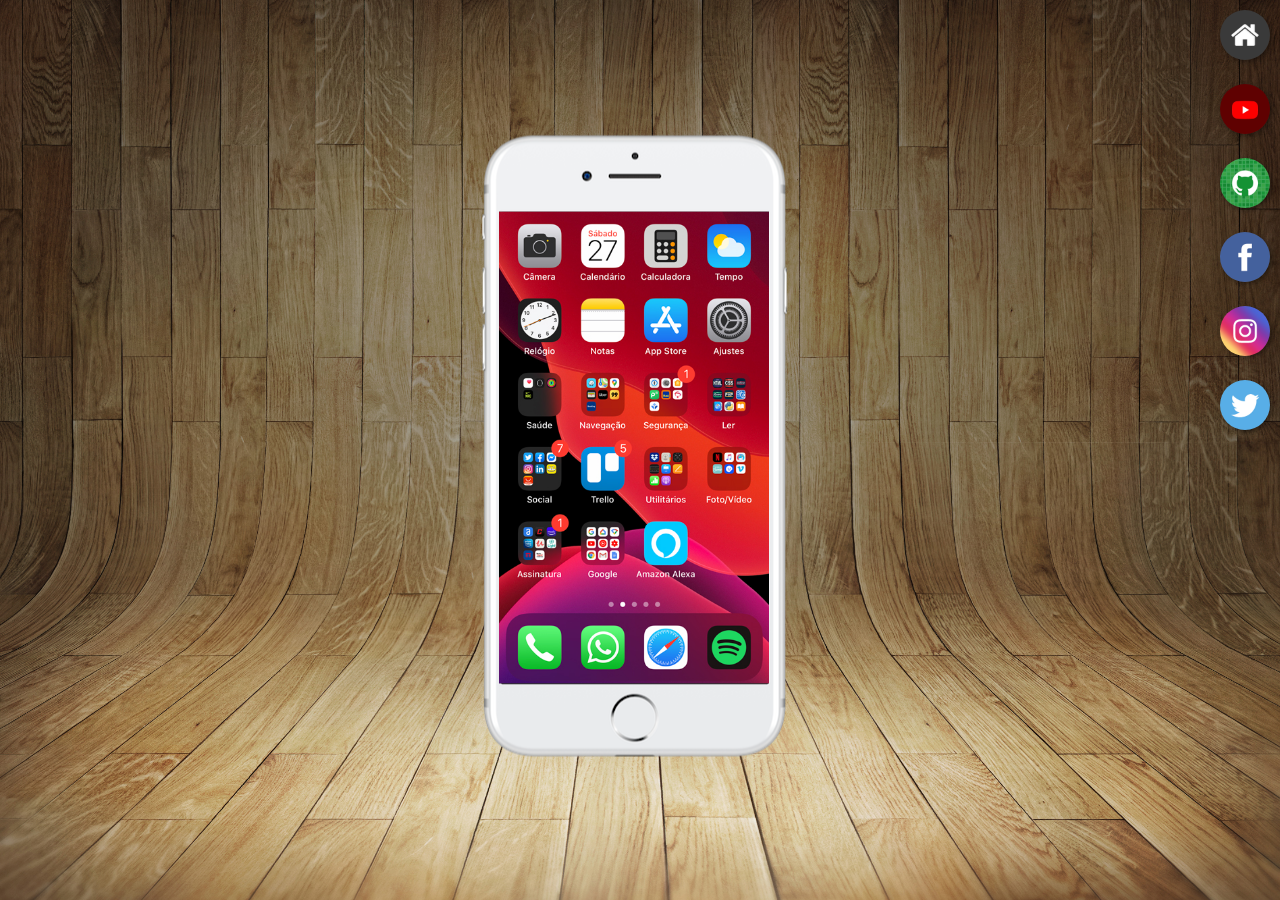
<file: index.html>
<!DOCTYPE html>
<html lang="pt-br">
<head>
    <meta charset="UTF-8">
    <meta name="viewport" content="width=device-width, initial-scale=1.0">
    <title>Projeto Social</title>
    <link rel="stylesheet" href="estilos/style.css">
</head>
<body>
    <main>
        <section id="phone">
            <iframe src="home.html" name="tela" id="tela" frameborder="0">
                seu navegador não é compativel com isso.
            </iframe>
        </section>

        <section id="social">
            <a href="home.html" target="tela"><img src="imagens/logo-home.jpg" alt=""></a> <br>
            <a href="youtube.html" target="tela"><img src="imagens/logo-youtube.jpg" alt=""></a> <br>
            <a href="github.html" target="tela"><img src="imagens/logo-github.jpg" alt=""></a> <br>
            <a href="facebook.html" target="tela"><img src="imagens/logo-facebook.jpg" alt=""></a> <br>
            <a href="instagram.html" target="tela"><img src="imagens/logo-instagram.jpg" alt=""></a> <br>
            <a href="X.html" target="tela"><img src="imagens/logo-twitter.jpg" alt=""></a>

        </section>
    </main>
</body>
</html>
</file>
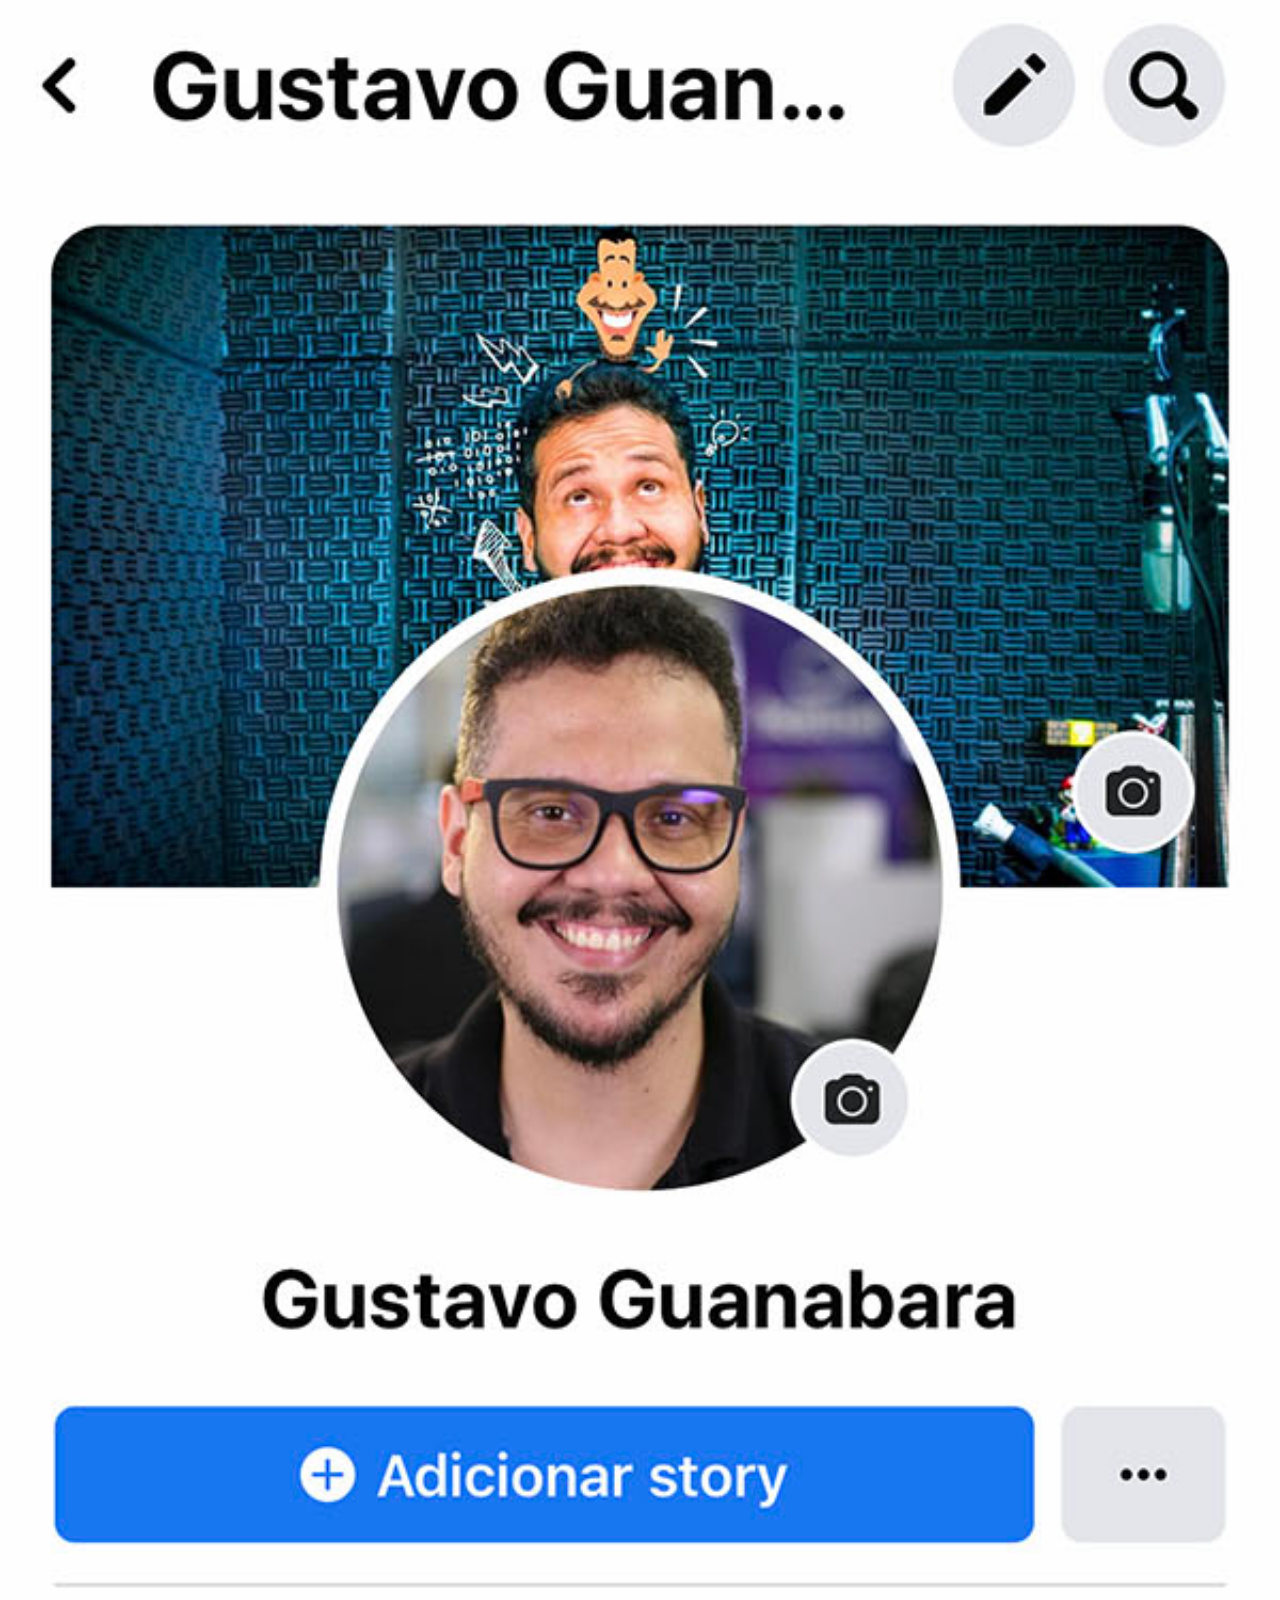
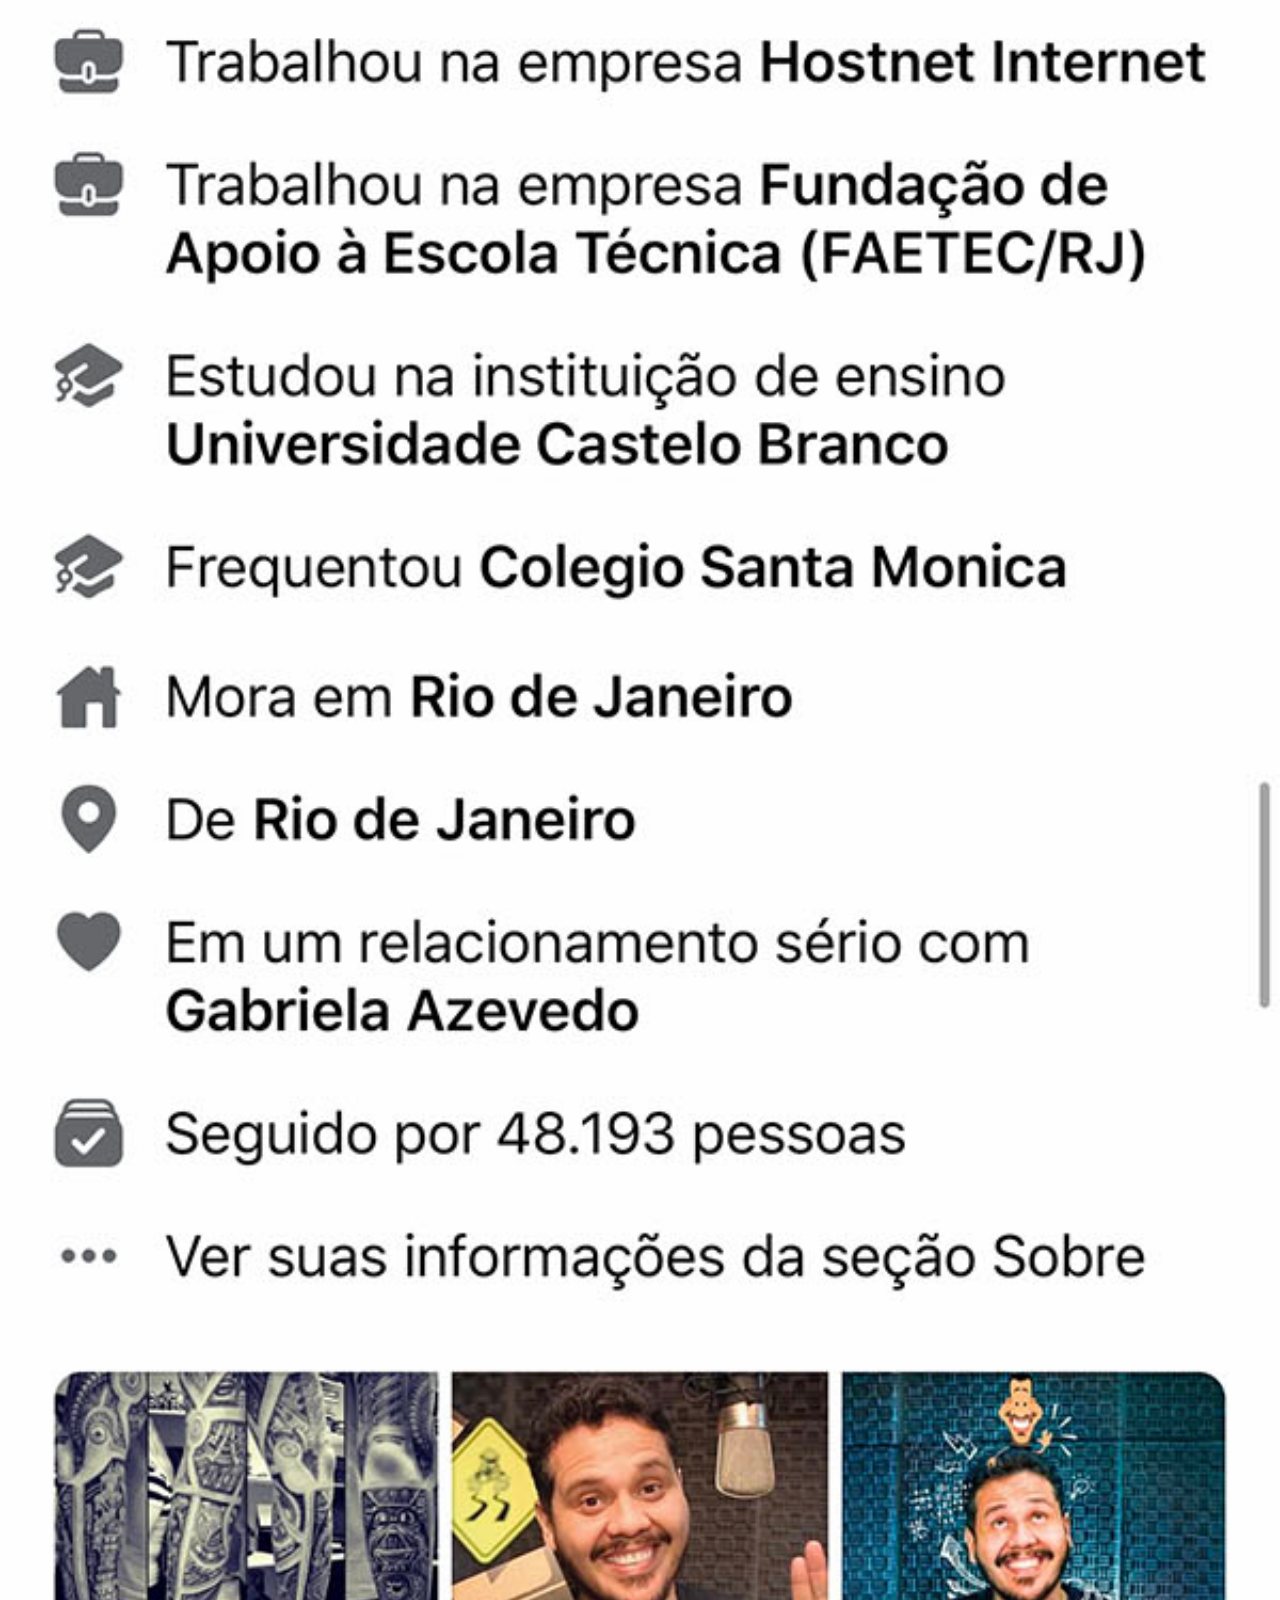
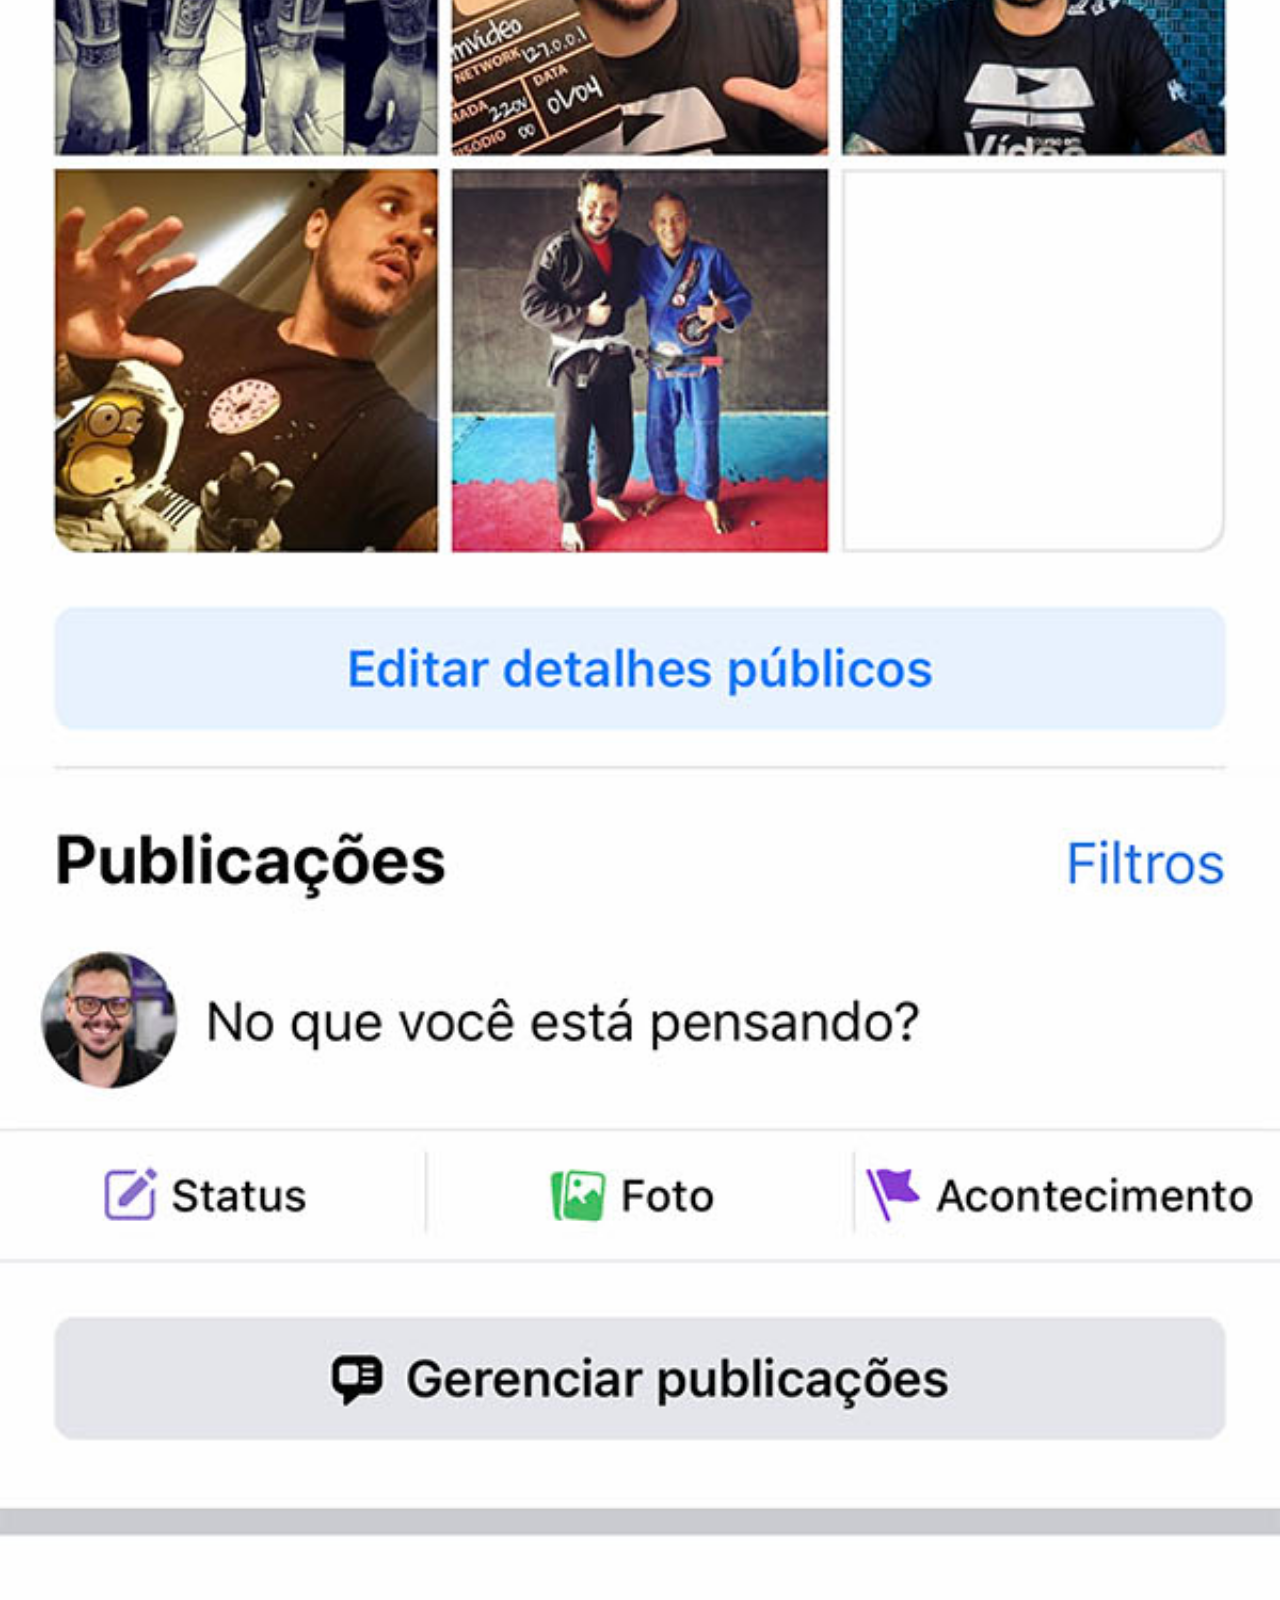
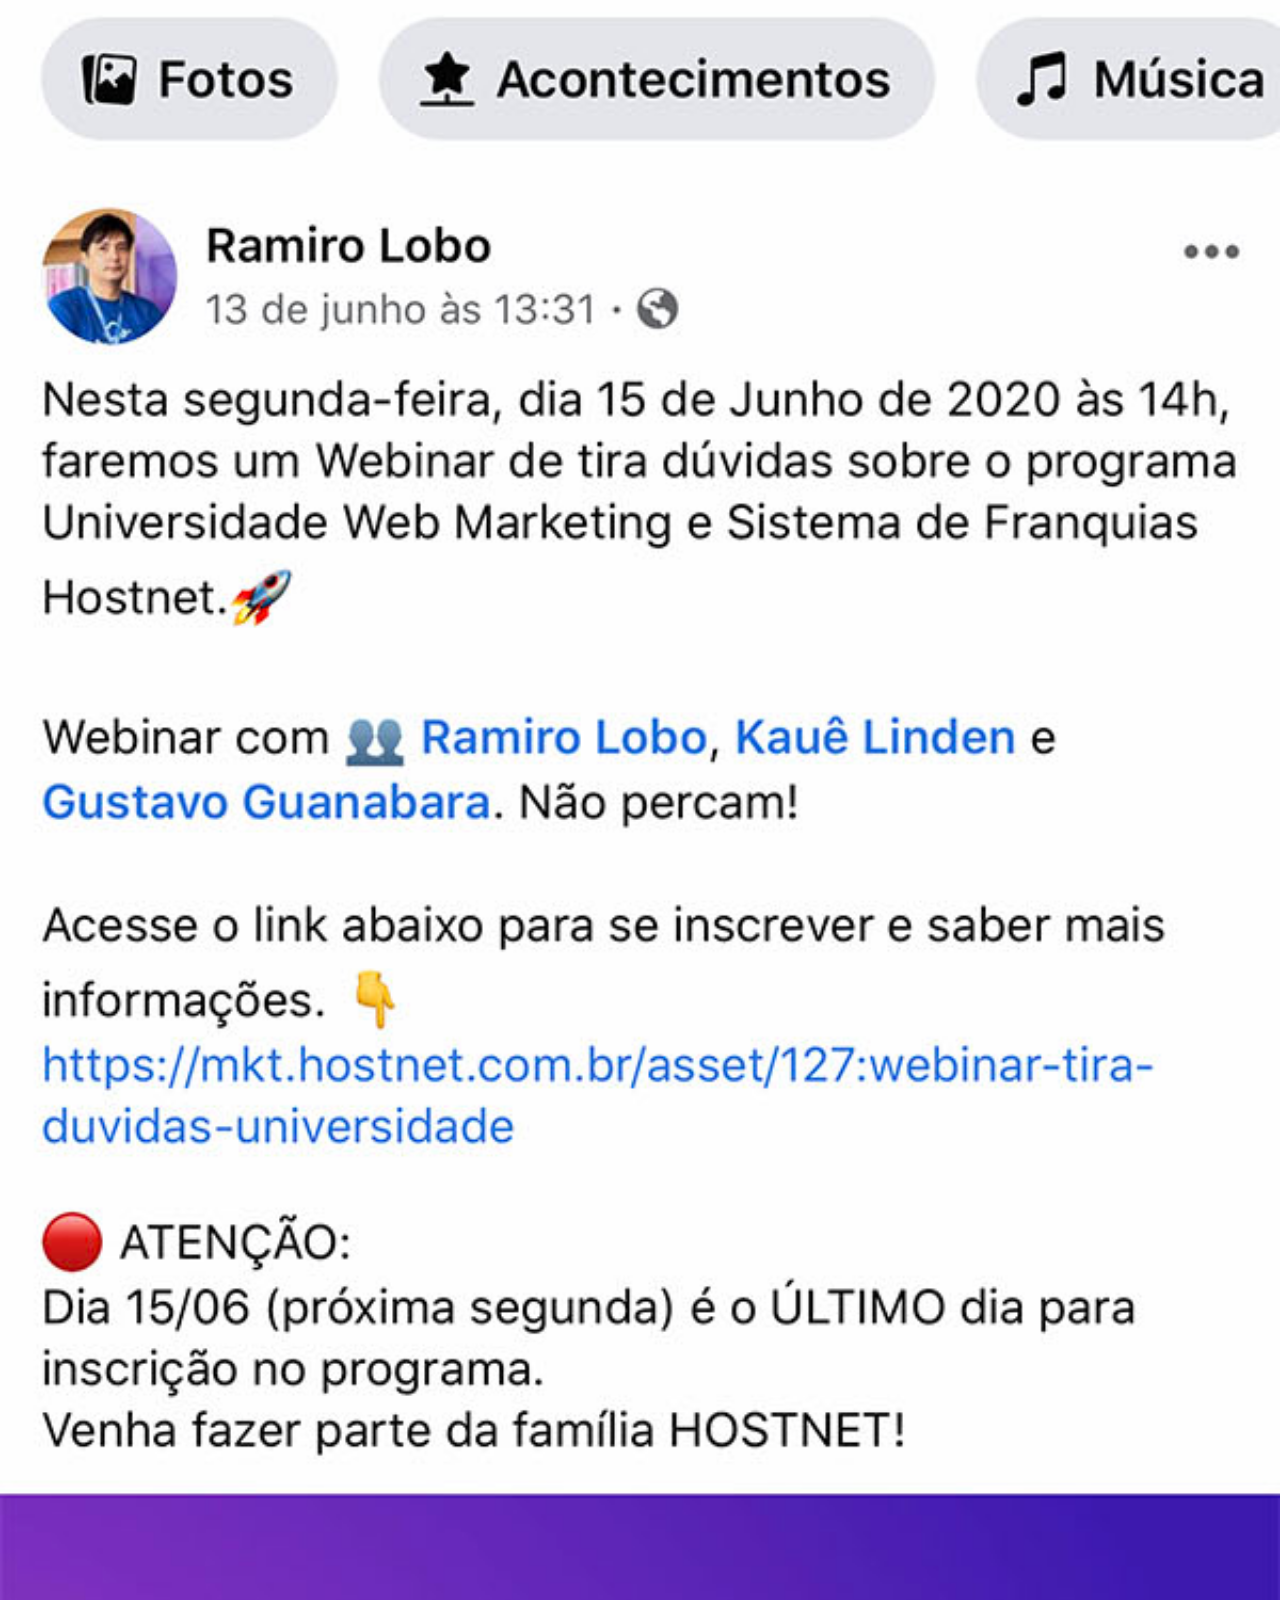
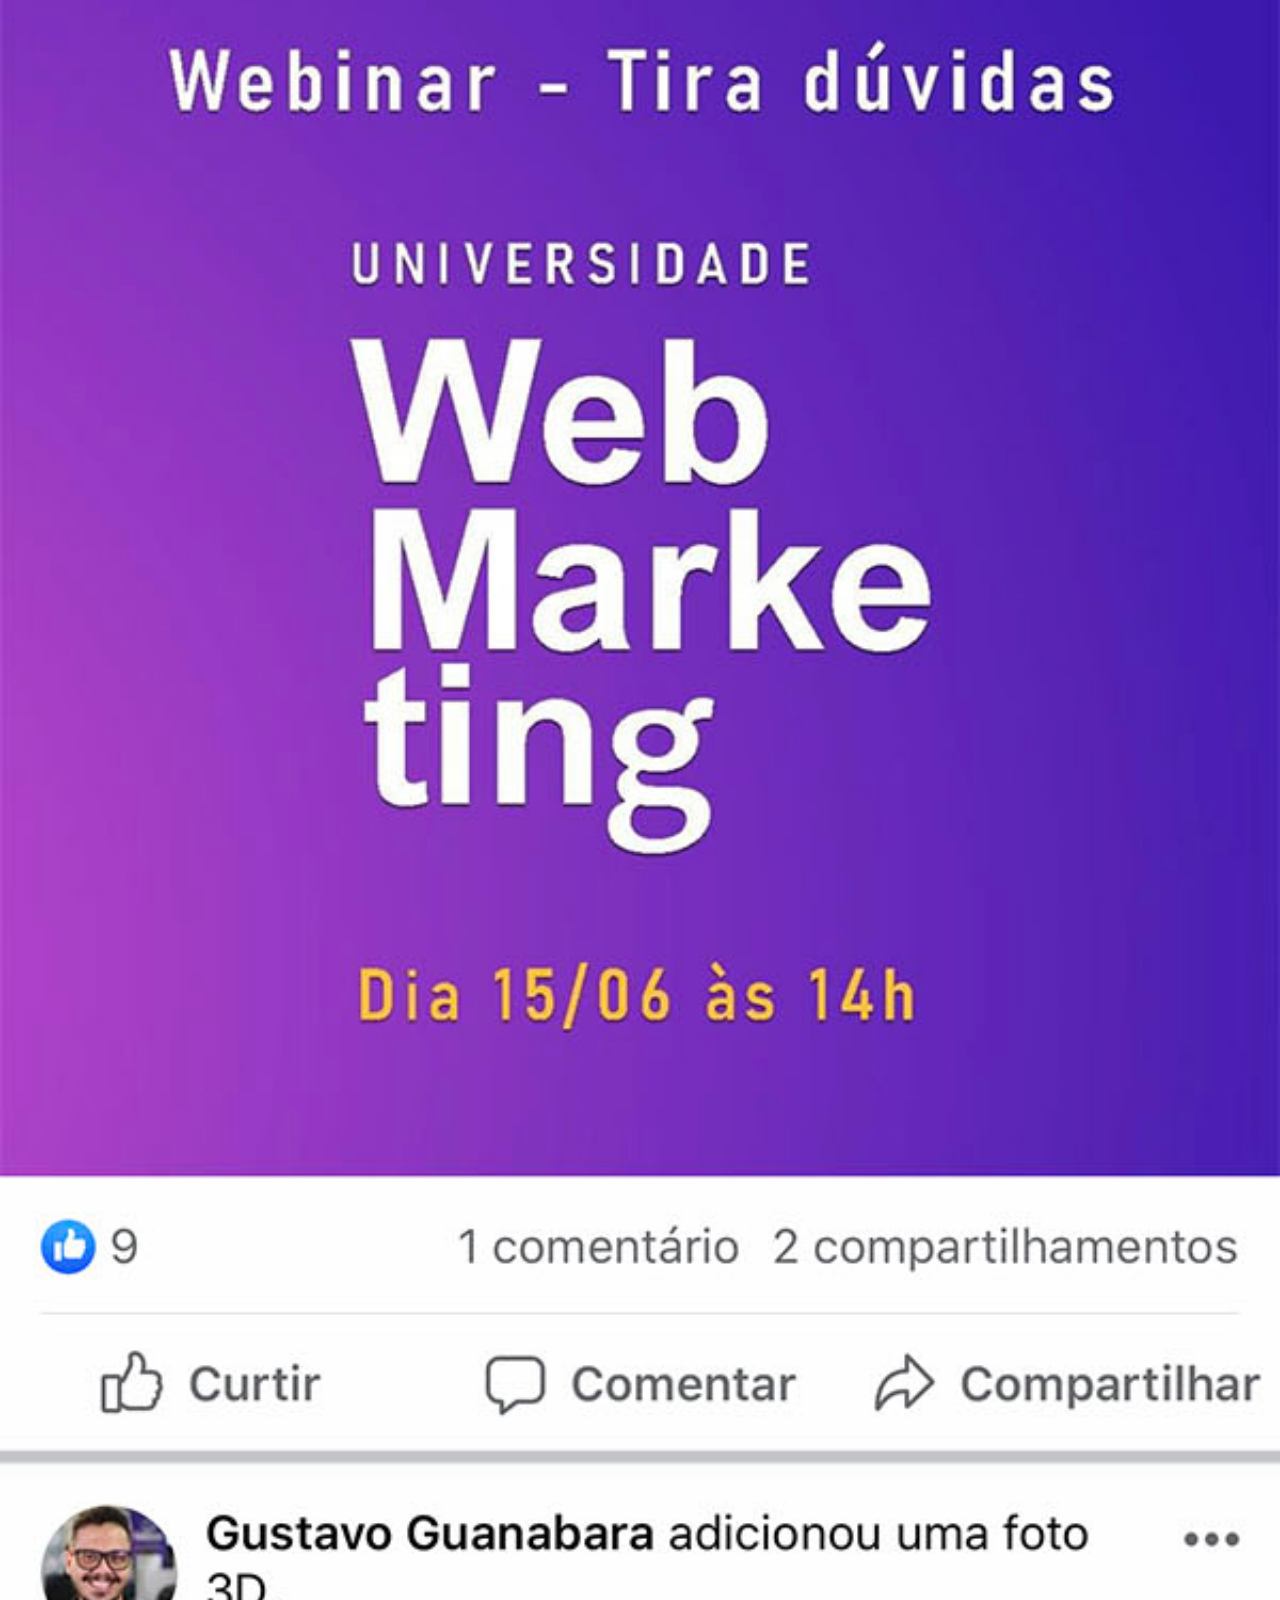
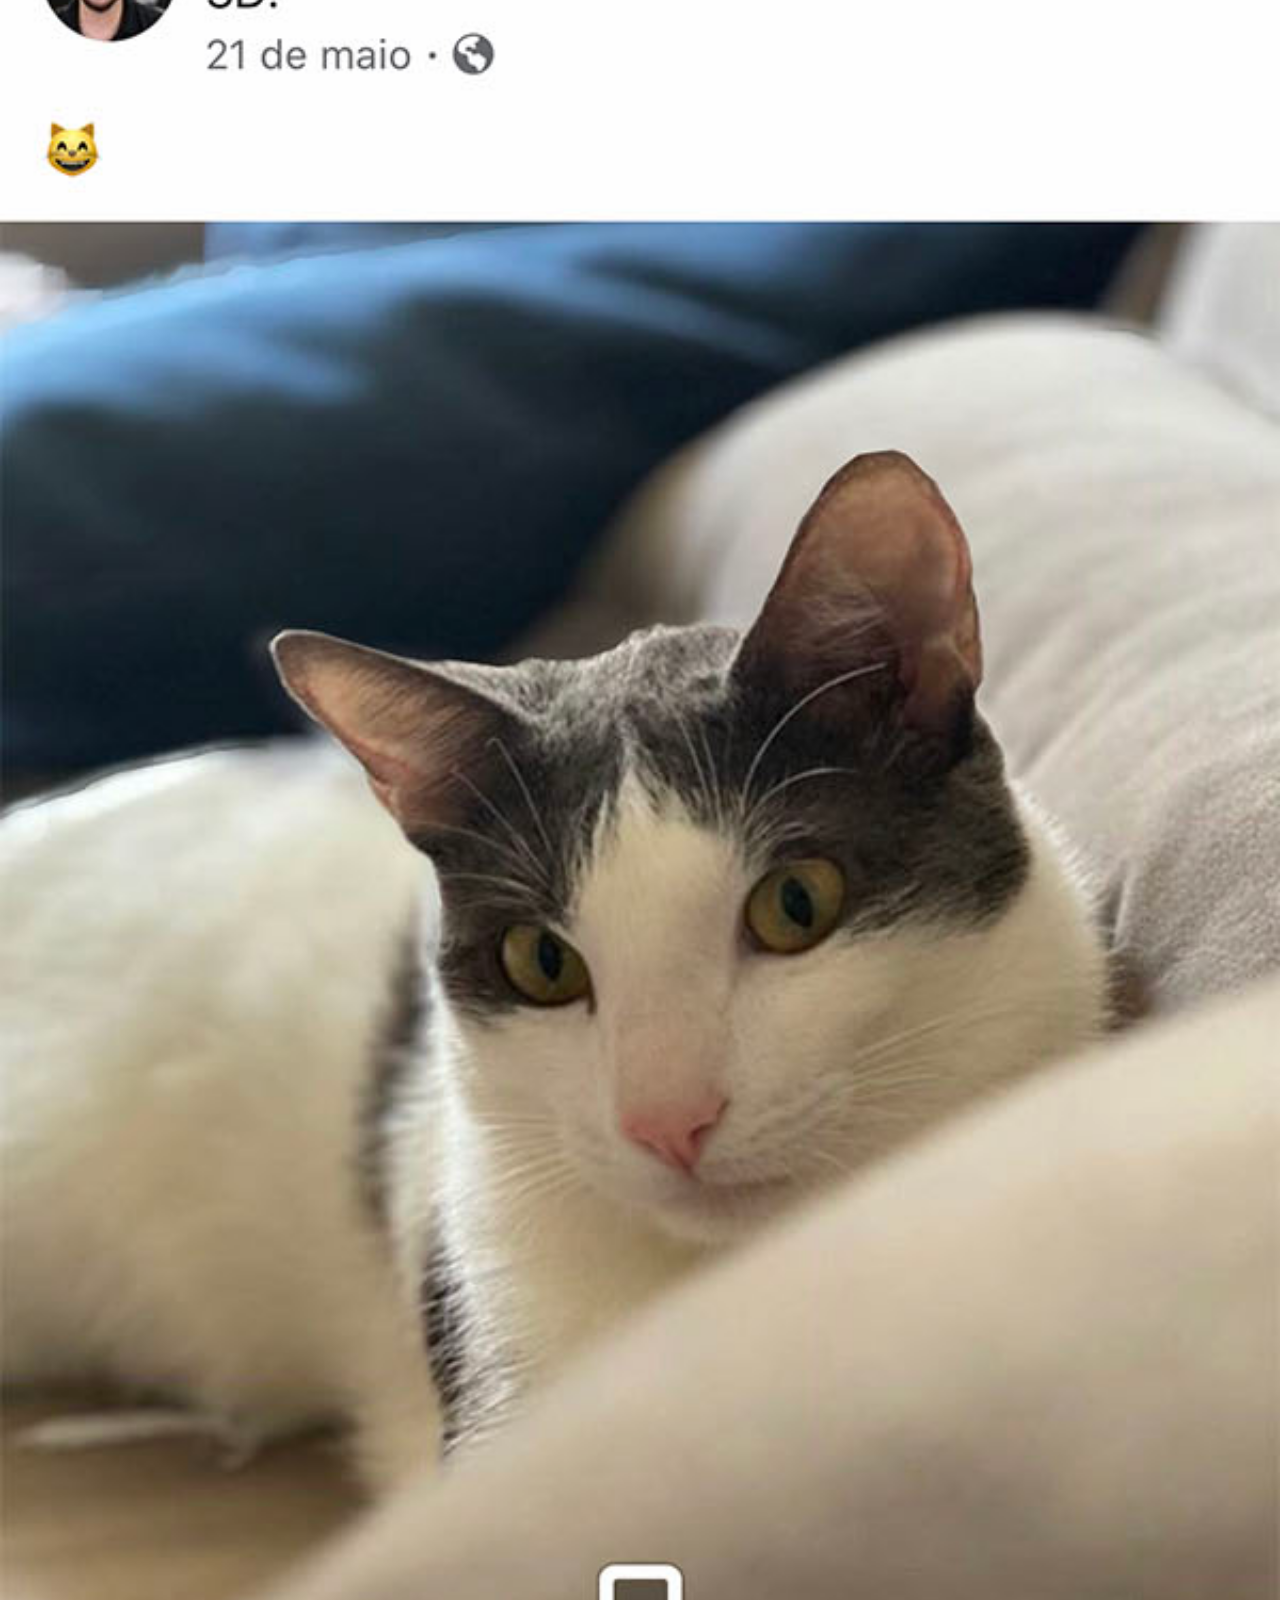
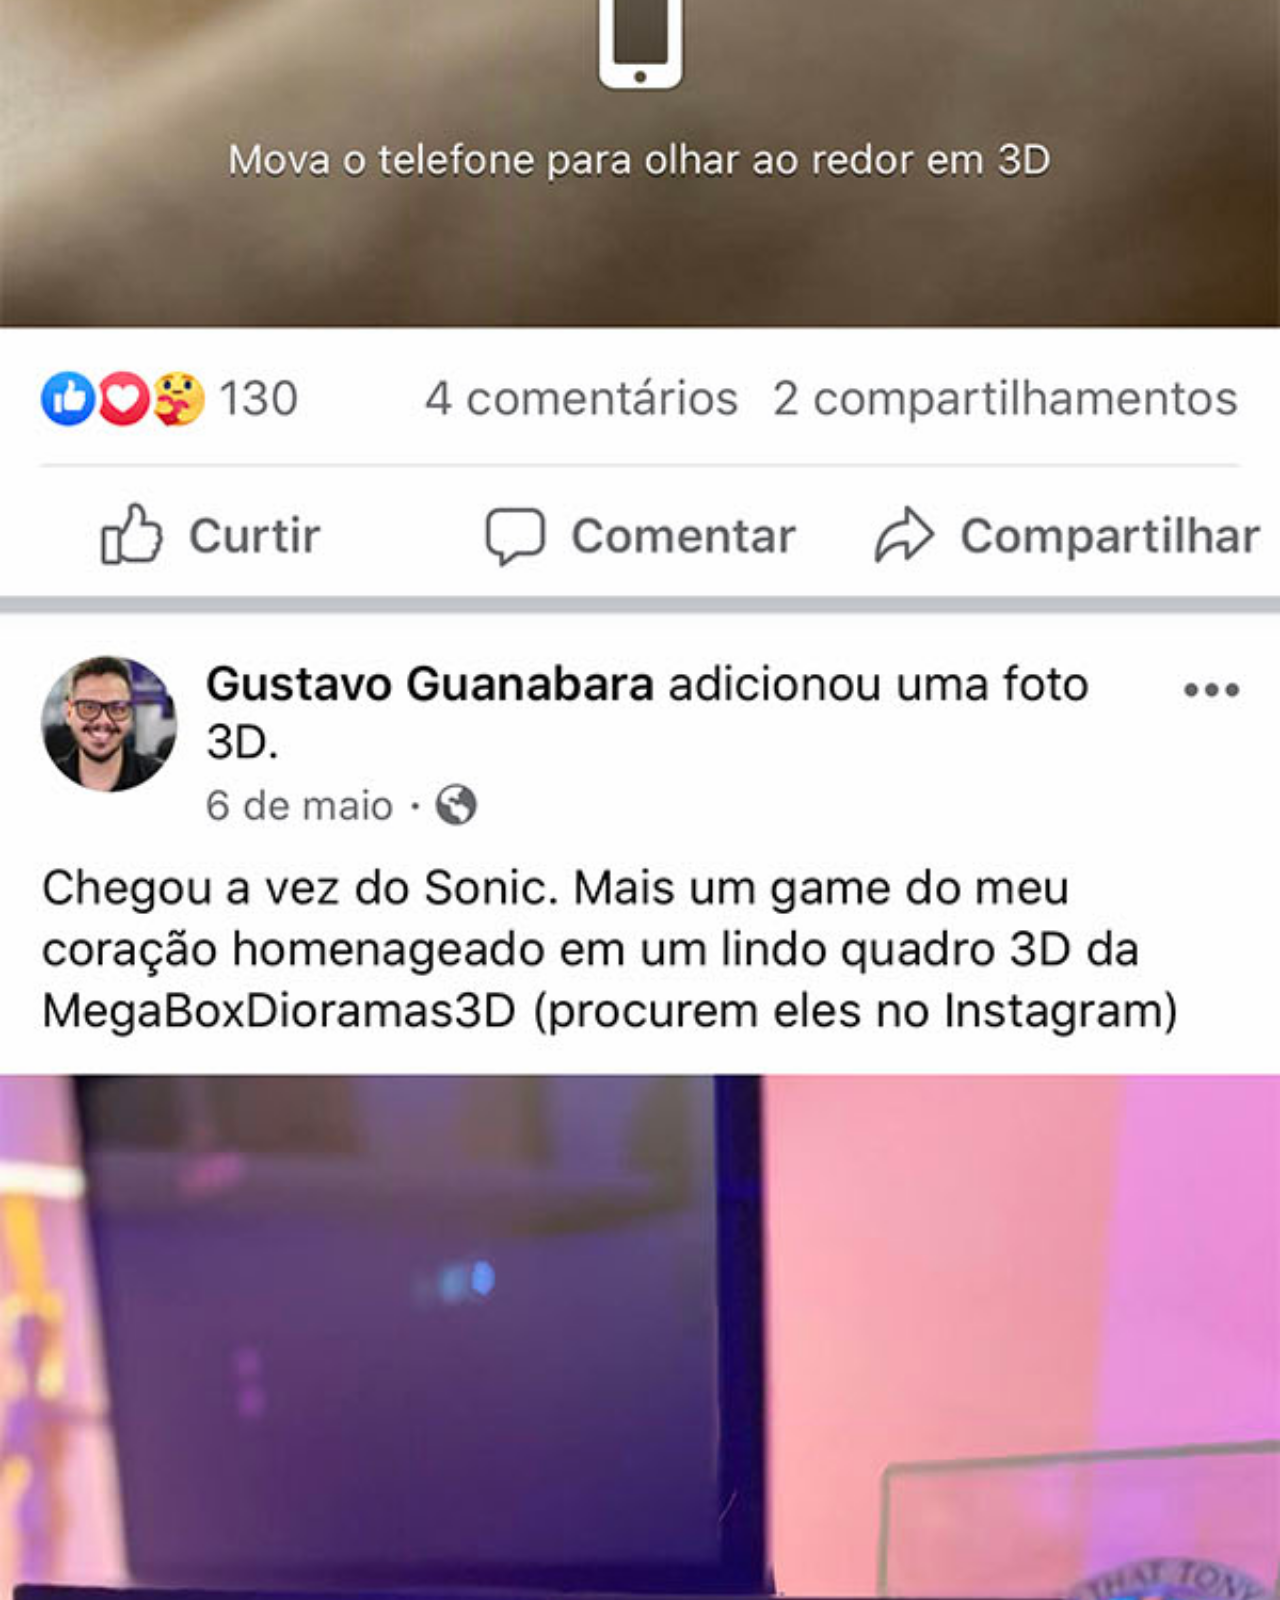
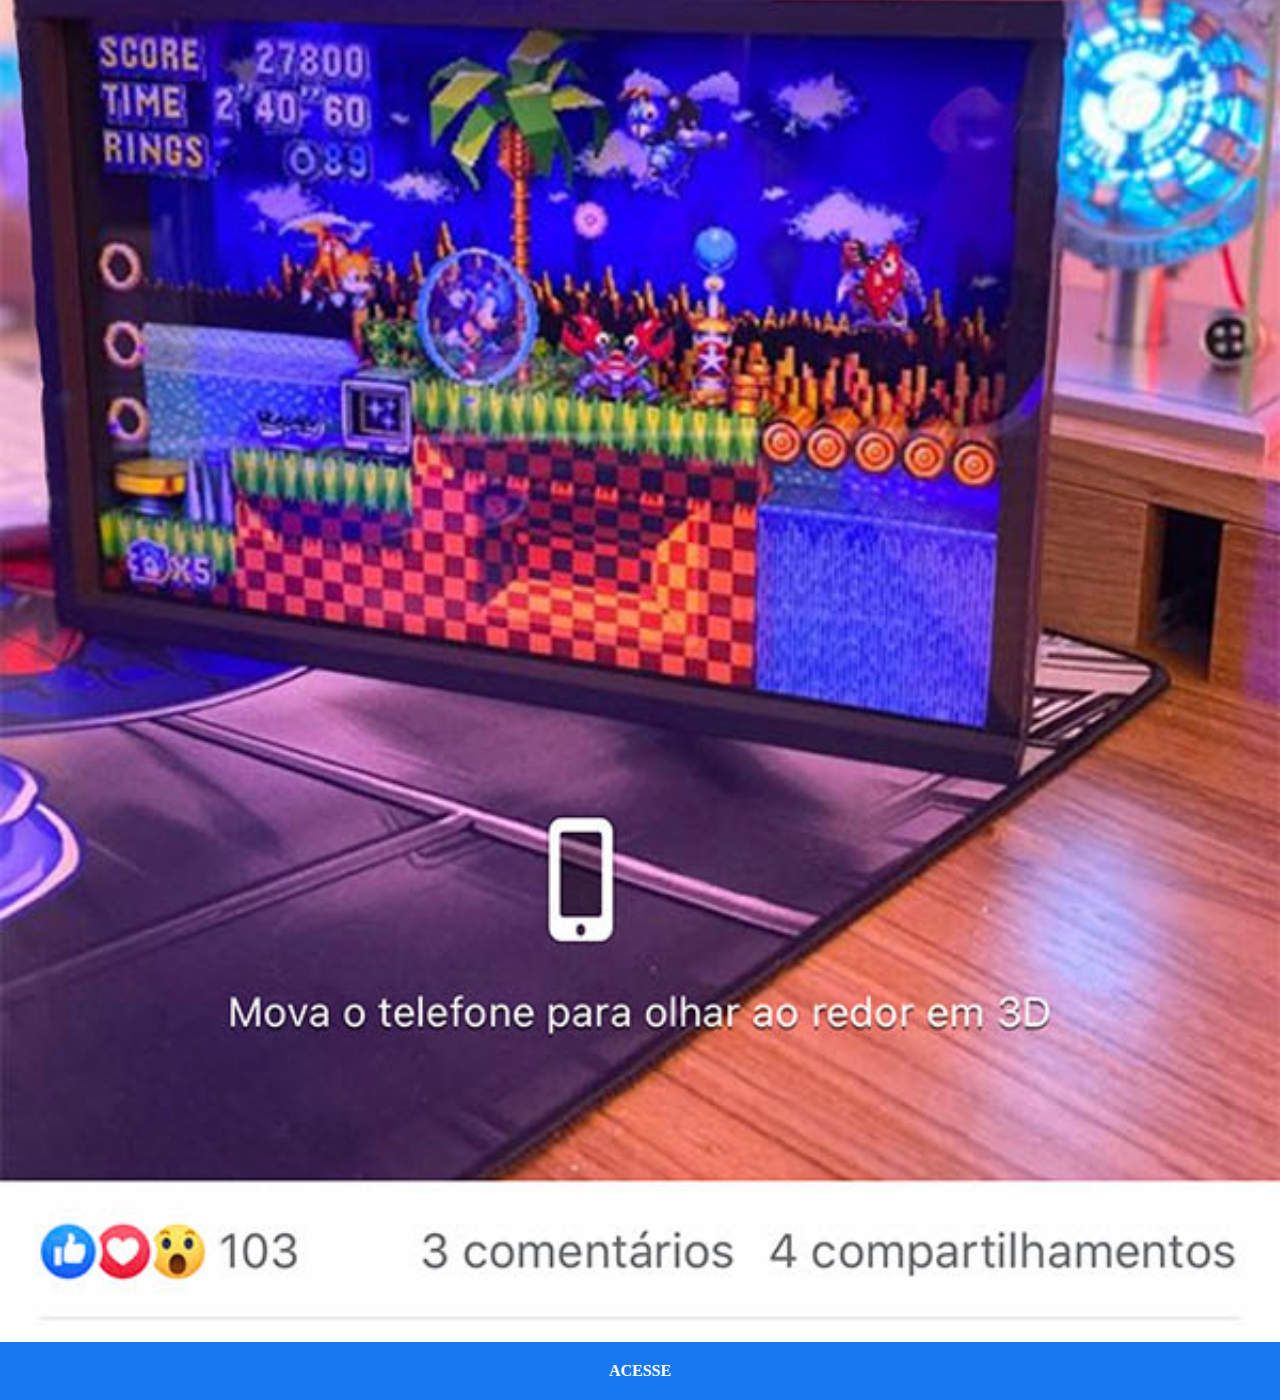
<file: facebook.html>
<!DOCTYPE html>
<html lang="pt-br">
<head>
    <meta charset="UTF-8">
    <meta name="viewport" content="width=device-width, initial-scale=1.0">
    <title>Facebook</title>
    <style>
        *{
            margin: 0px;
            padding: 0px;
        }
        ::-webkit-scrollbar{
            height: 0px;
            width: 0px;
        }
        img{
            width: 100vw;
        }
        a{
            display: block;
            background-color:#1777F0;
            padding:20px;
            color: white;
            text-align: center;
            text-decoration: none;
            font-weight: bolder;
        }
        a:hover{
            background-color: blue;
        }
    </style>
</head>
<body>
    <img src="imagens/tela-facebook.jpg" alt="Facebook">
    <a href="https://pt-br.facebook.com/gustavoguanabara/" target="_blank">ACESSE</a>
</body>
</html>
</file>
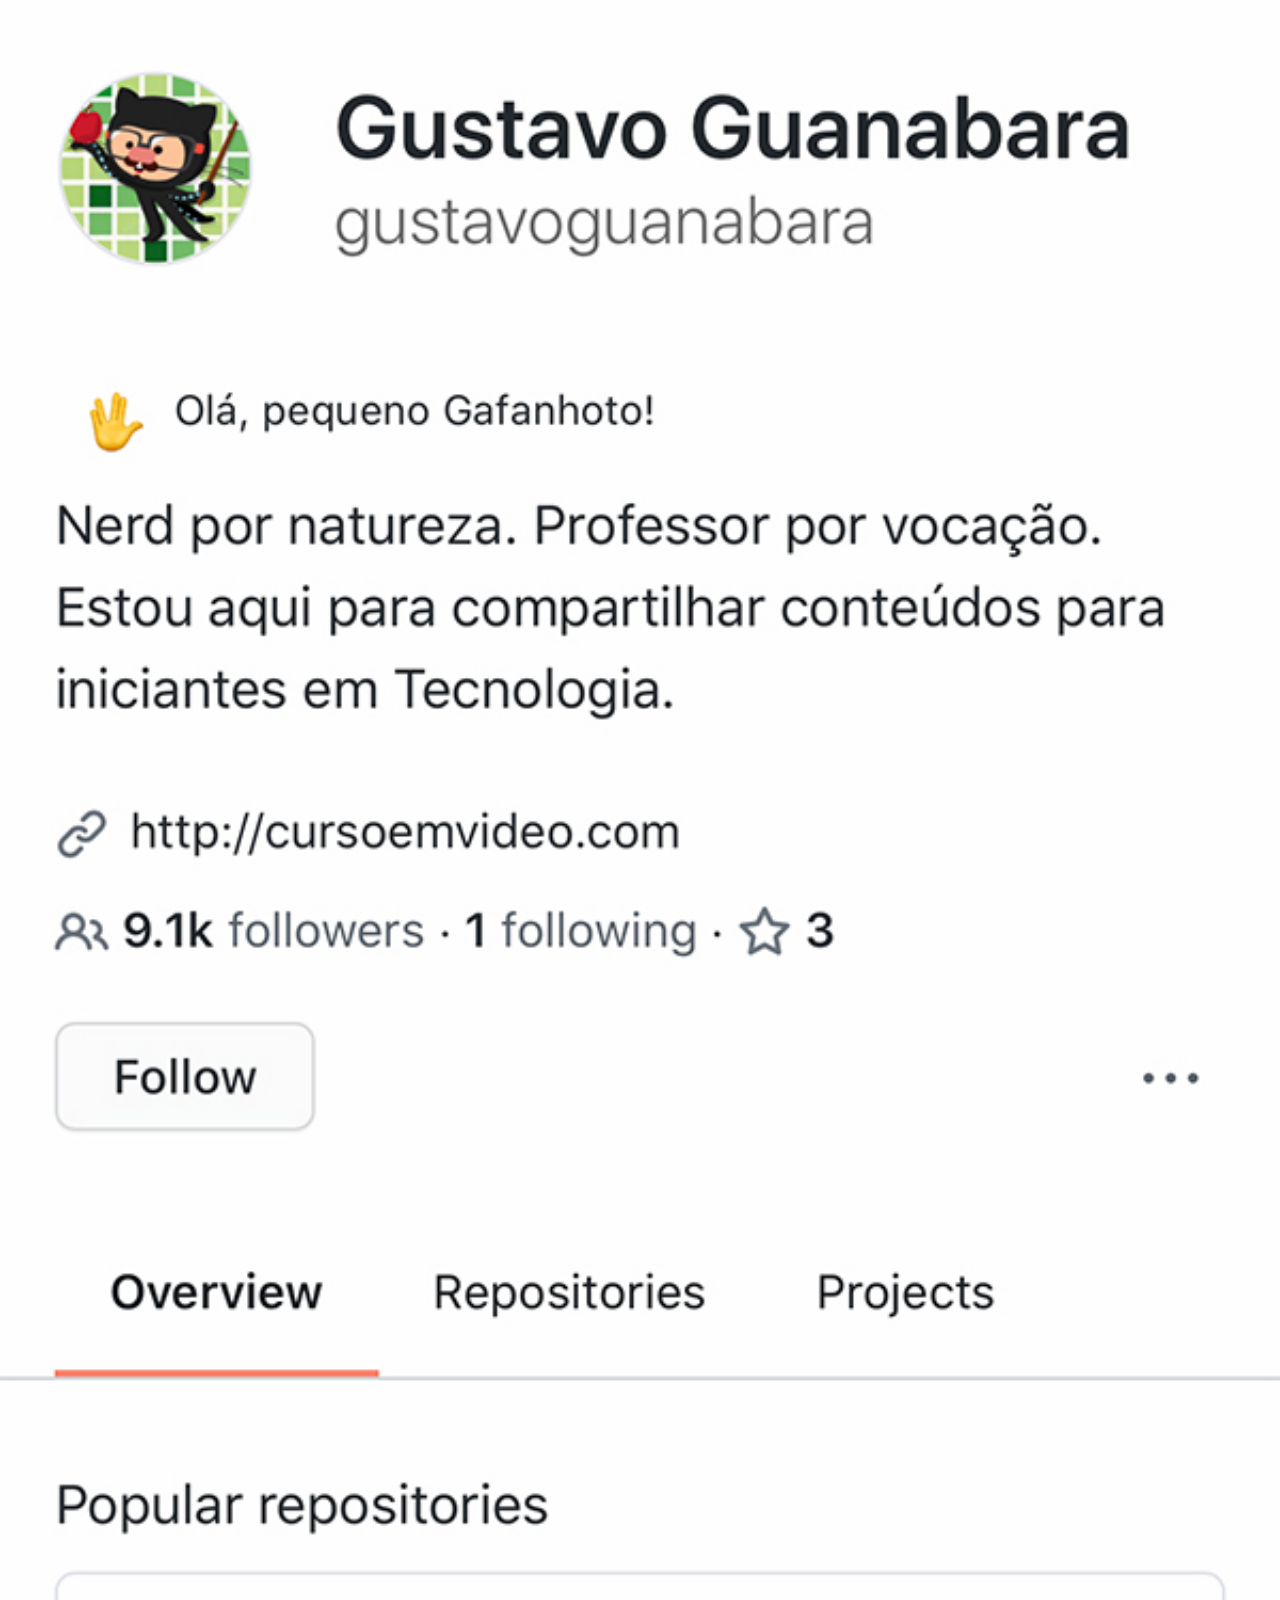
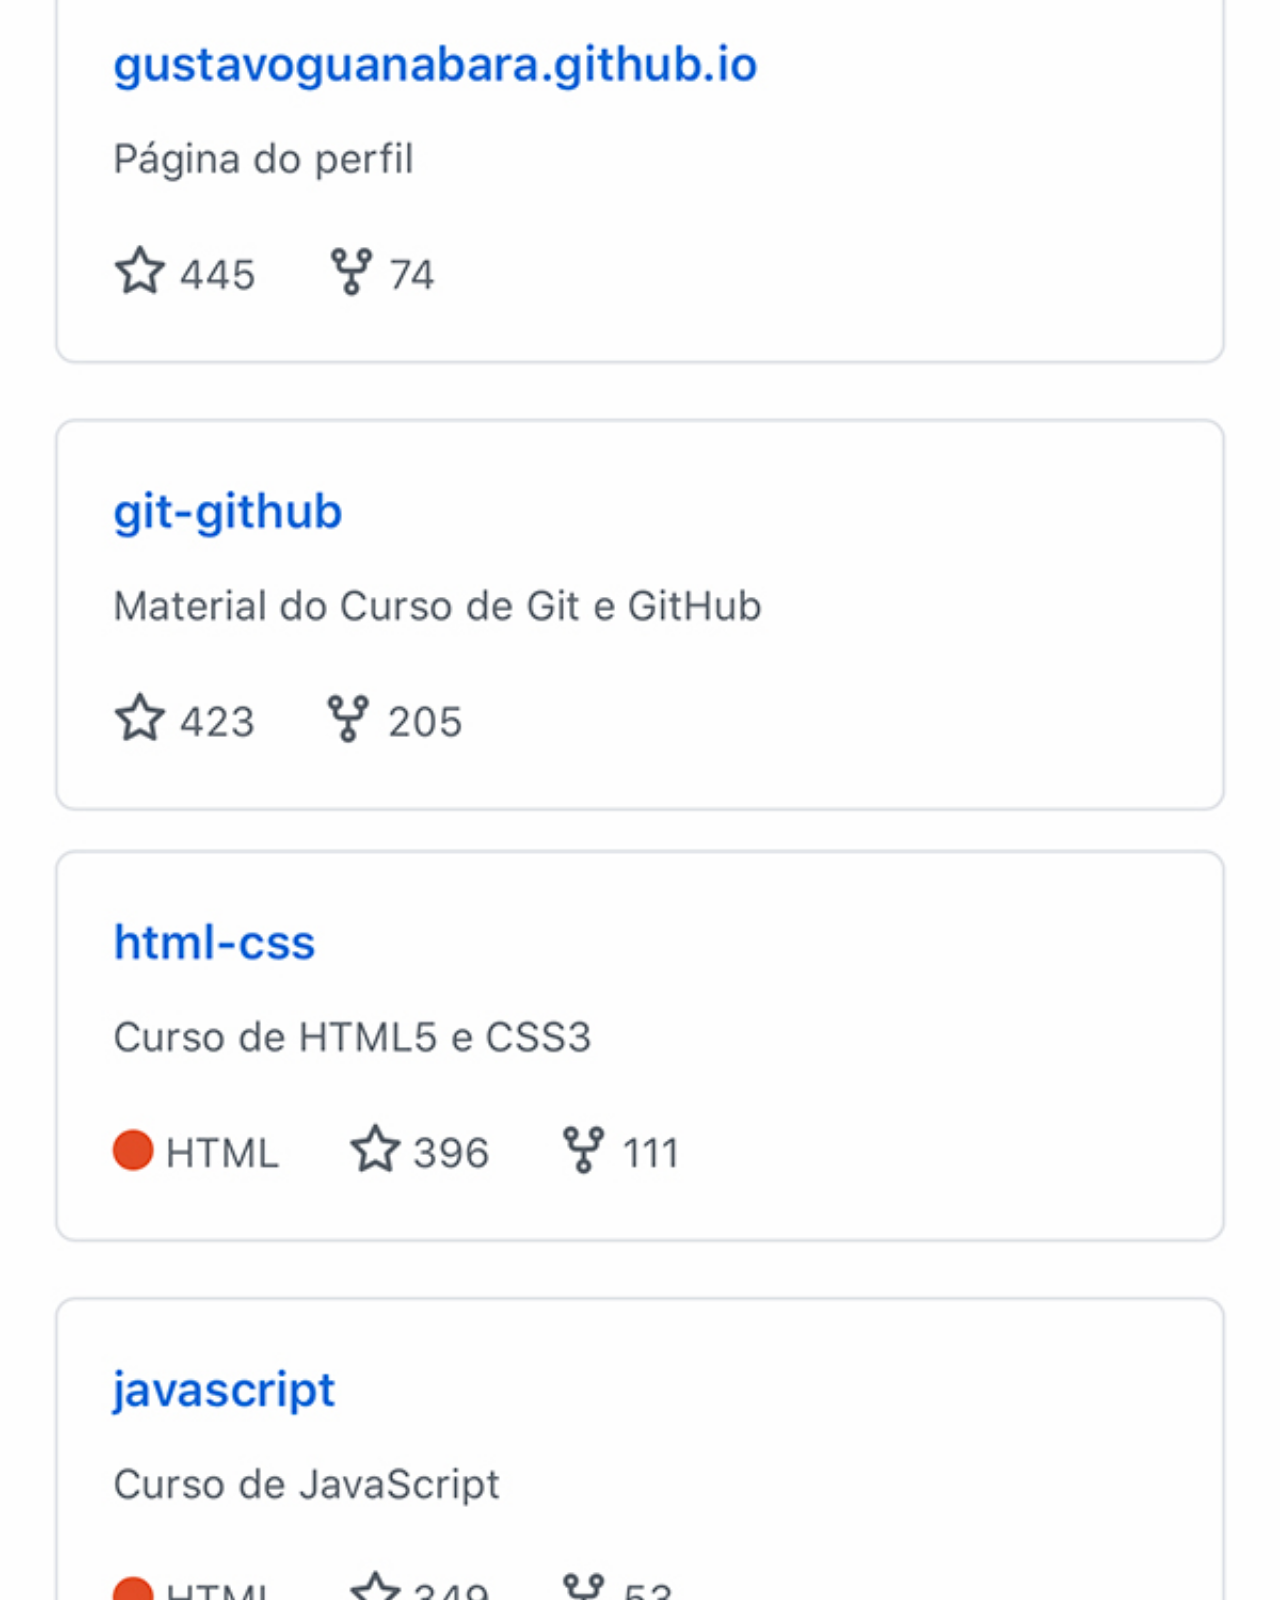
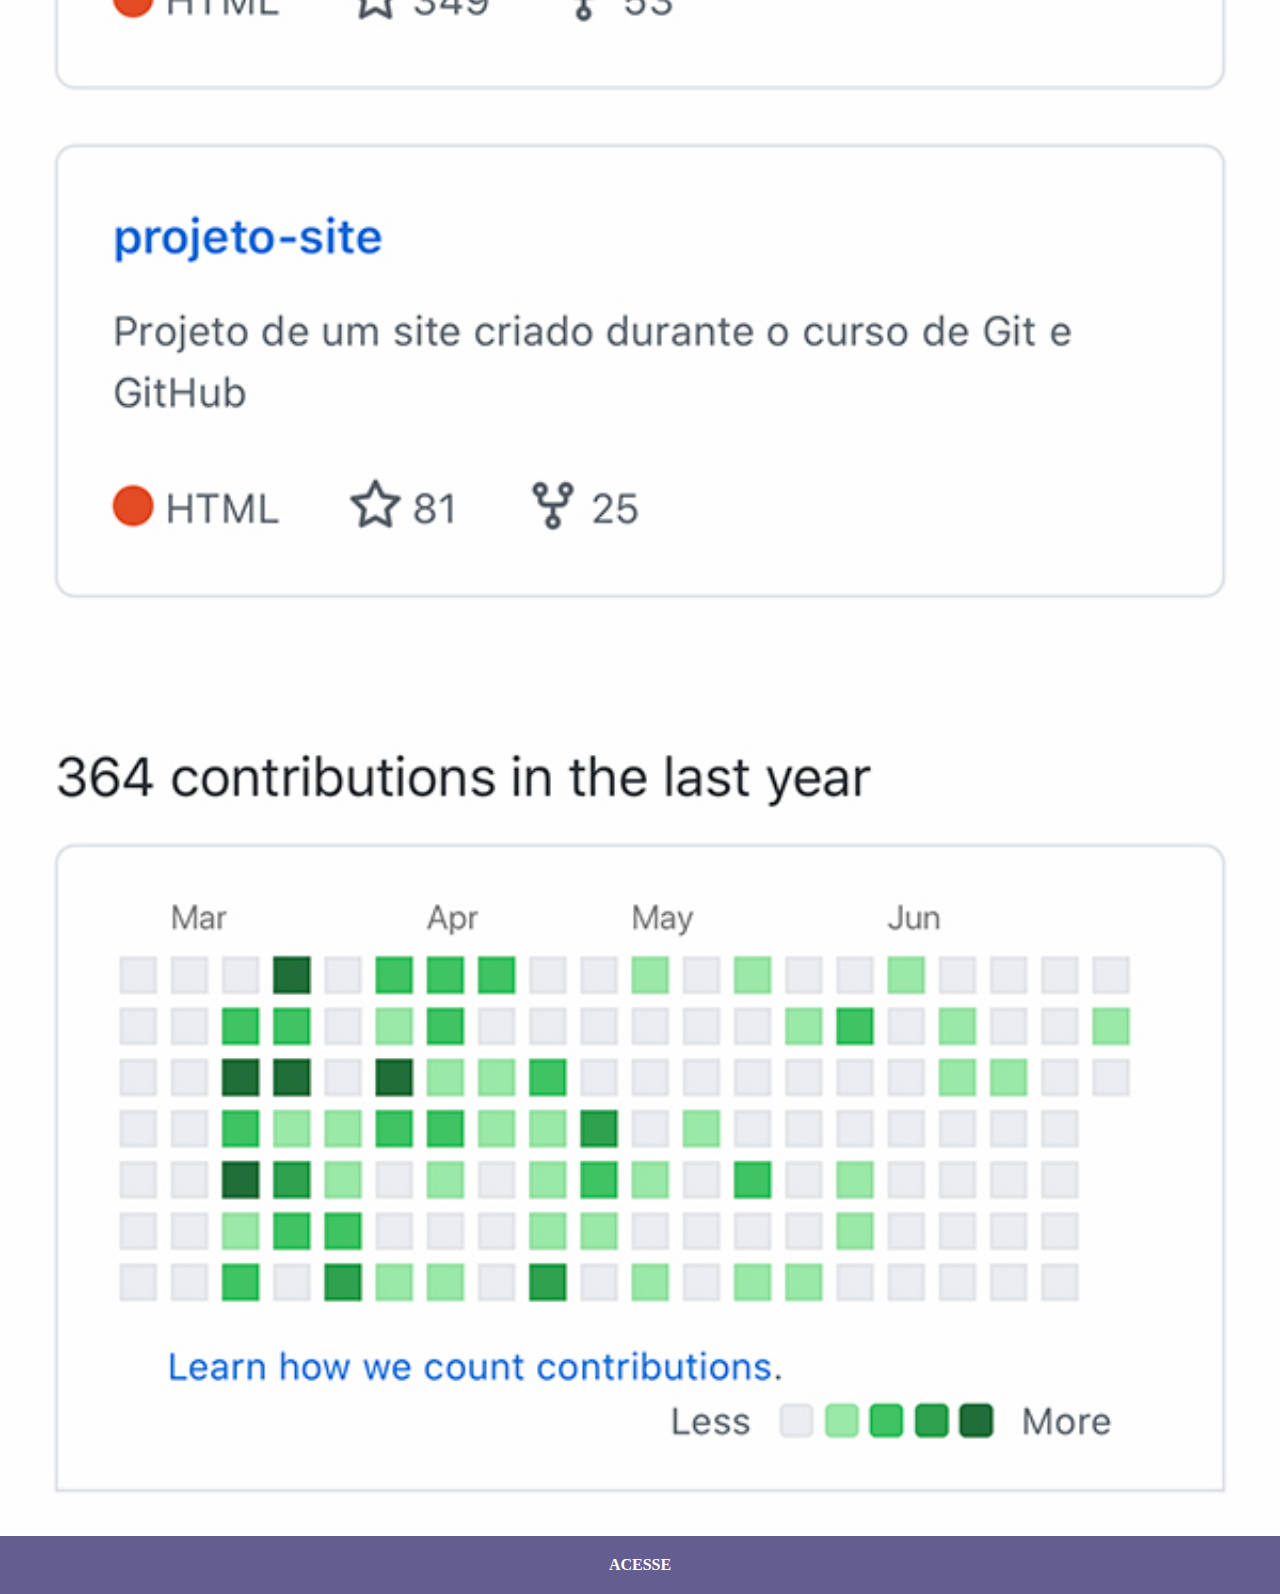
<file: github.html>
<!DOCTYPE html>
<html lang="pt-br">
<head>
    <meta charset="UTF-8">
    <meta name="viewport" content="width=device-width, initial-scale=1.0">
    <title>Github</title>
    <style>
        *{
            margin:0px;
            padding:0px;
        }
        ::-webkit-scrollbar{
            height: 0px;
            width: 0px;
        }
        img{
            width: 100vw;
        }
        a{
            display: block;
            background-color:#645D8F;
            padding: 20px;
            color: white;
            text-align: center;
            text-decoration: none;
            font-weight: bolder;
        }
        a:hover{
            background-color: #2f2a4d;
        }
    </style>
</head>
<body>
    <img src="imagens/tela-github.jpg" alt="">
    <a href="https://github.com/gustavoguanabara" target="_blank">ACESSE</a>
</body>
</html>
</file>
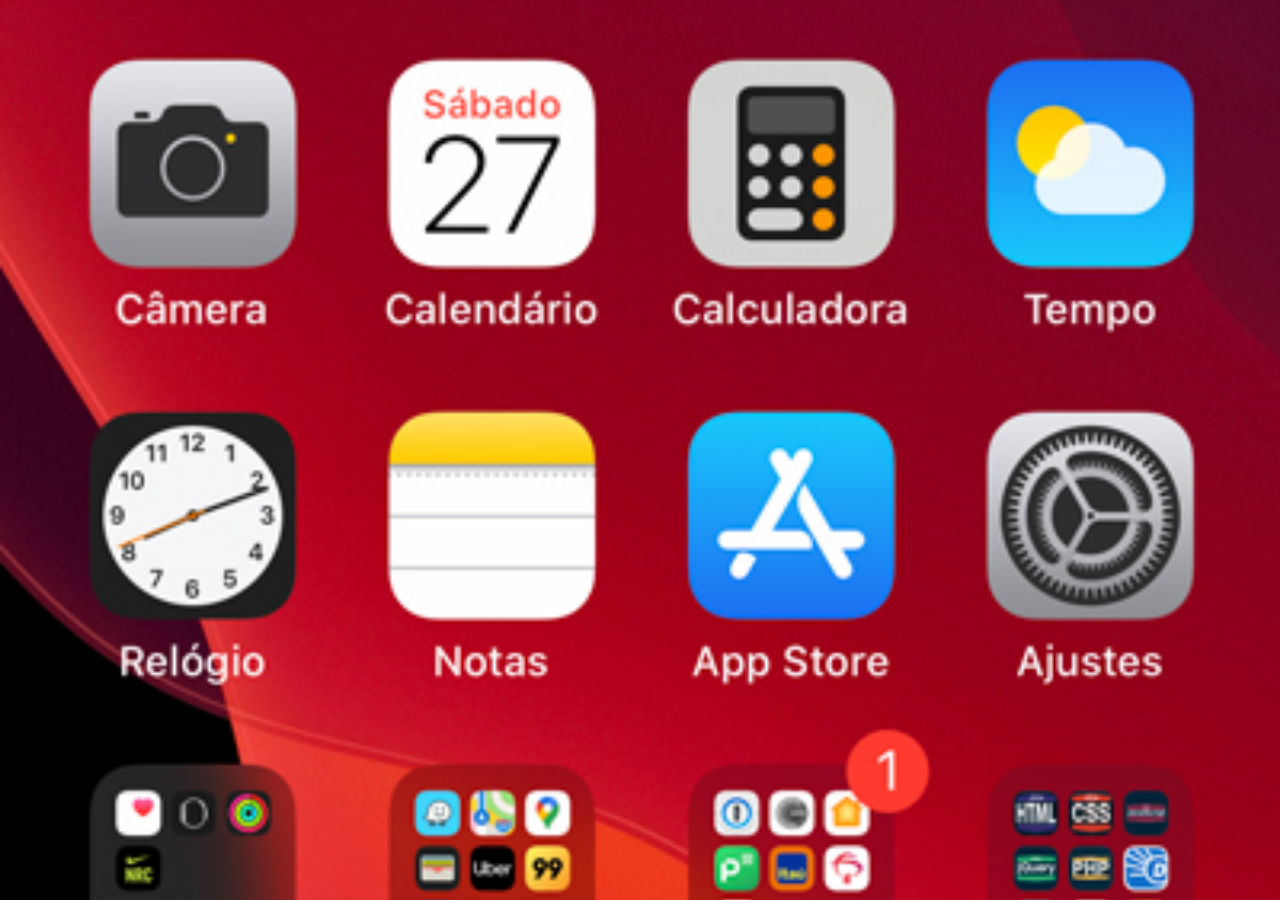
<file: home.html>
<!DOCTYPE html>
<html lang="pt-br">
<head>
    <meta charset="UTF-8">
    <meta name="viewport" content="width=device-width, initial-scale=1.0">
    <title>home</title>
</head>
<style>
    *{
        margin: 0px;
        padding: 0px;
    }
    body{
        width: 100vw;
        height: 100vh;
        background: black url(imagens/tela-home.jpg) no-repeat top center;
        background-size: cover;
    }
</style>
<body>
    
</body>
</html>
</file>
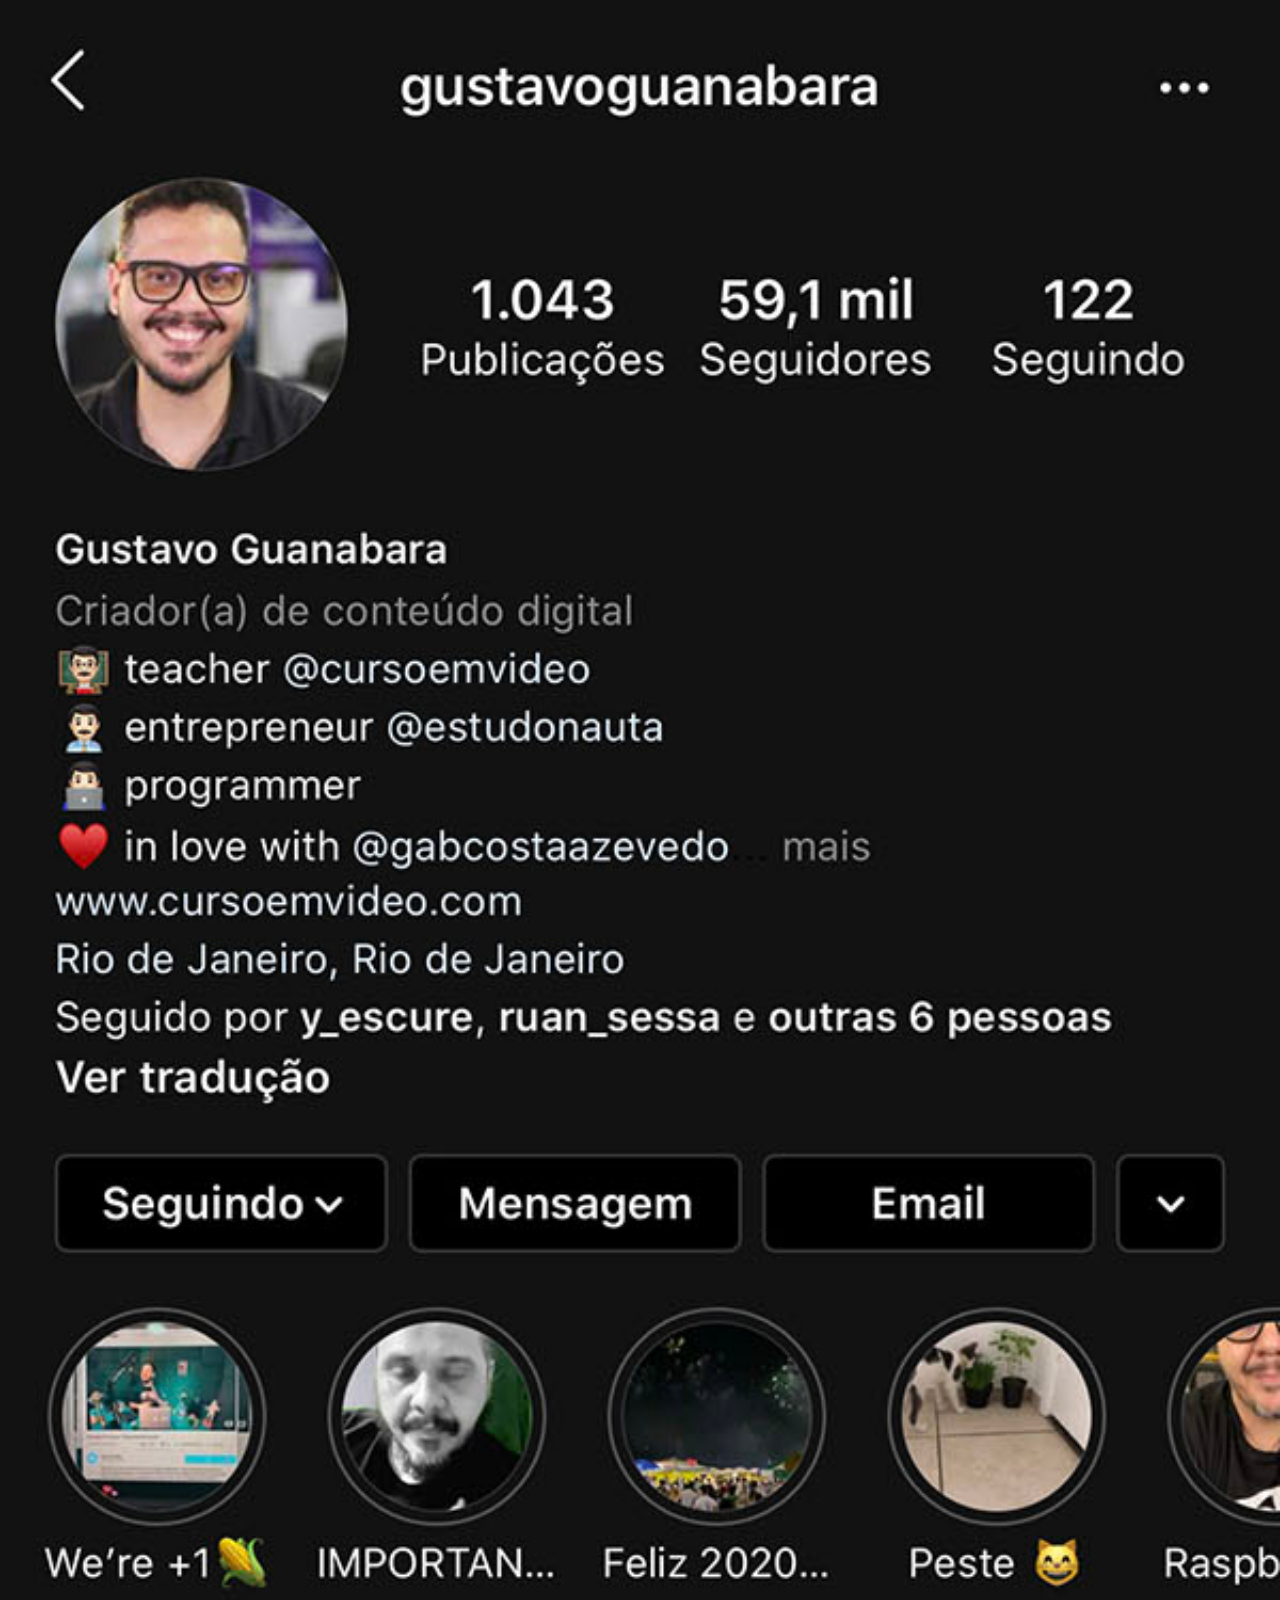
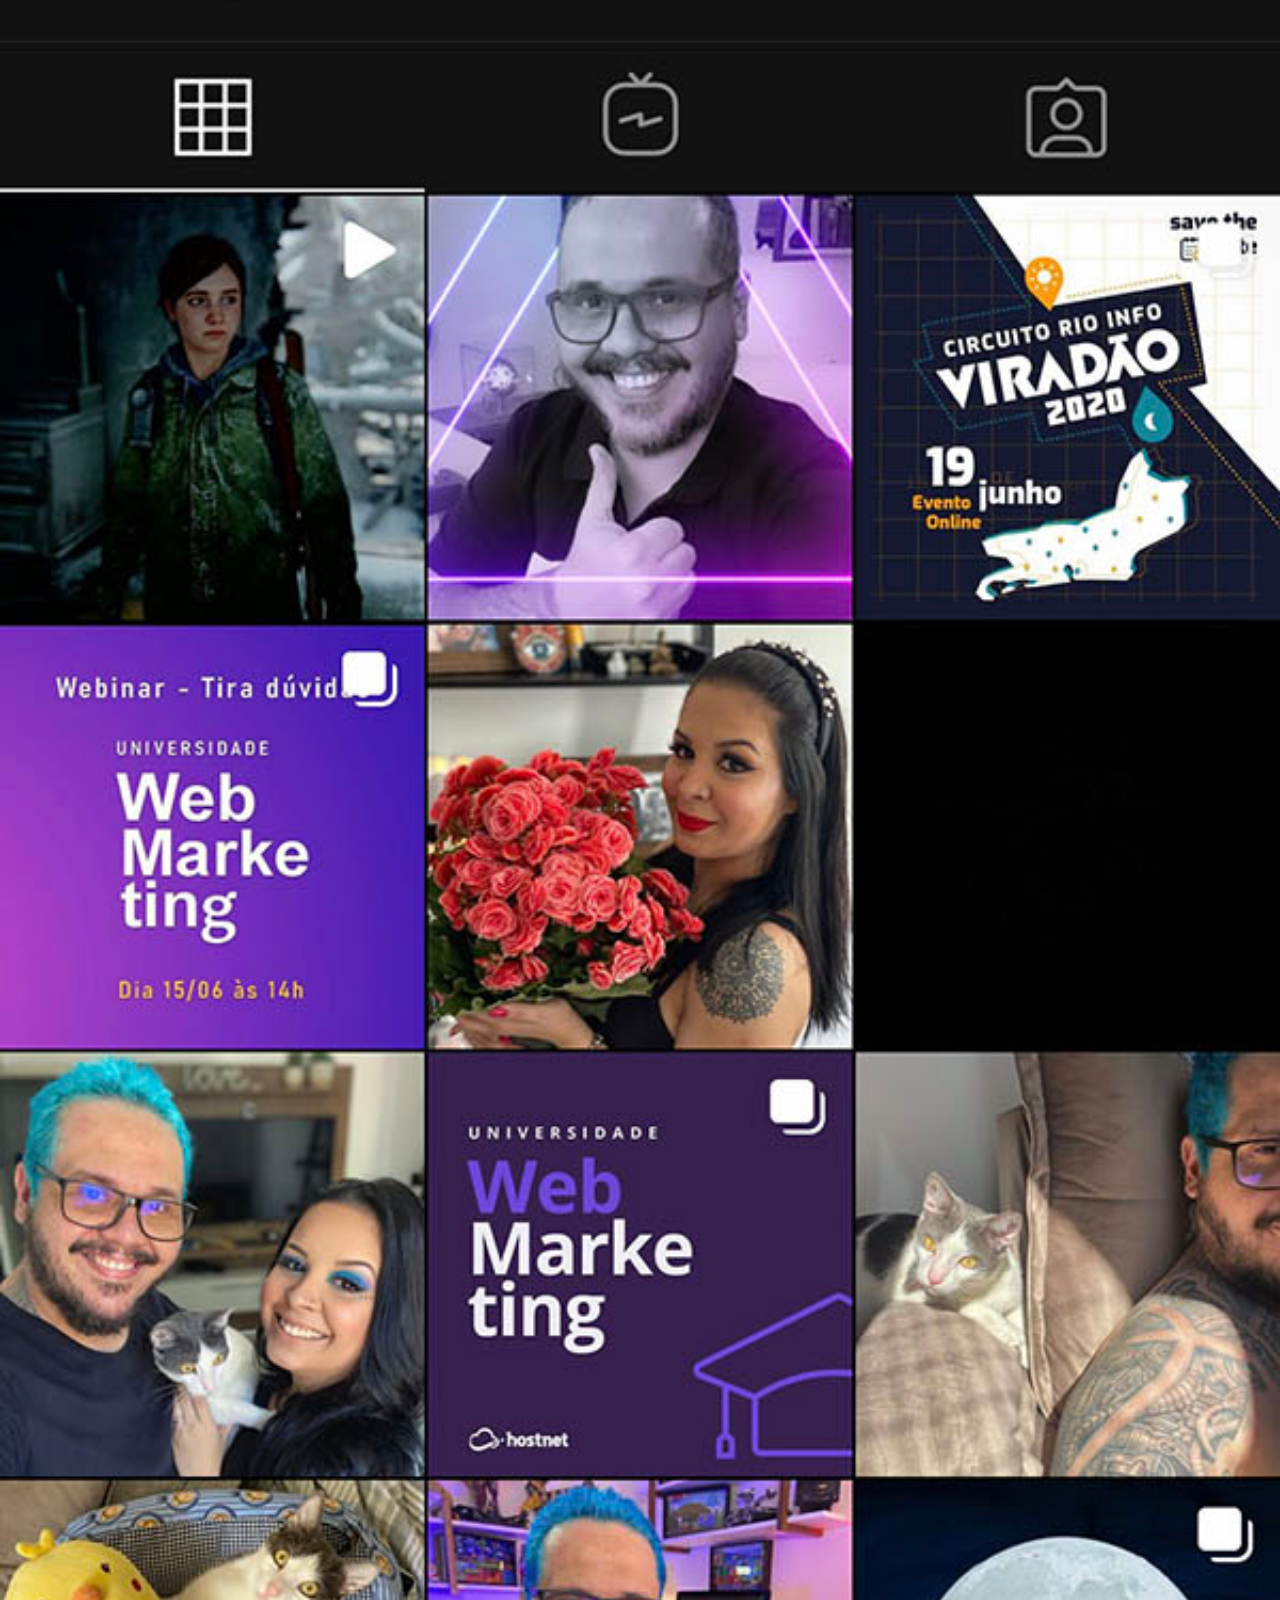
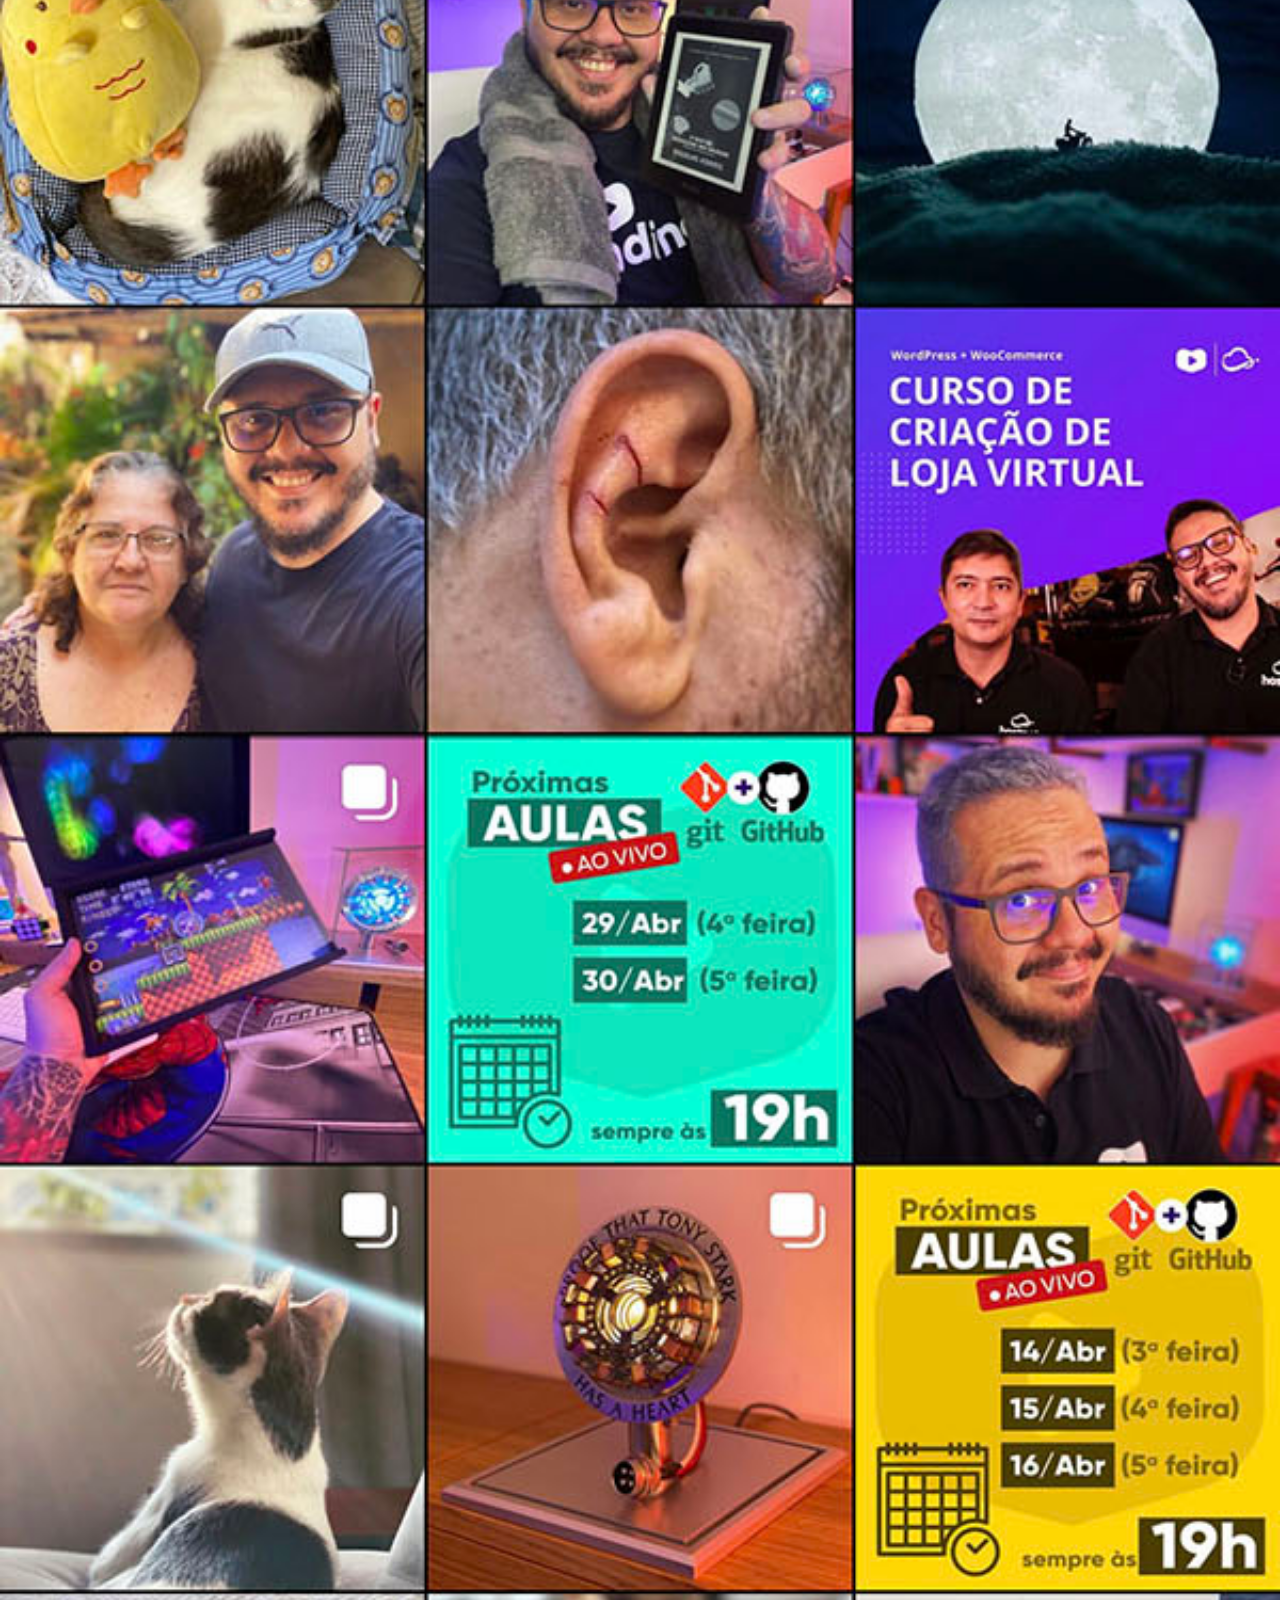
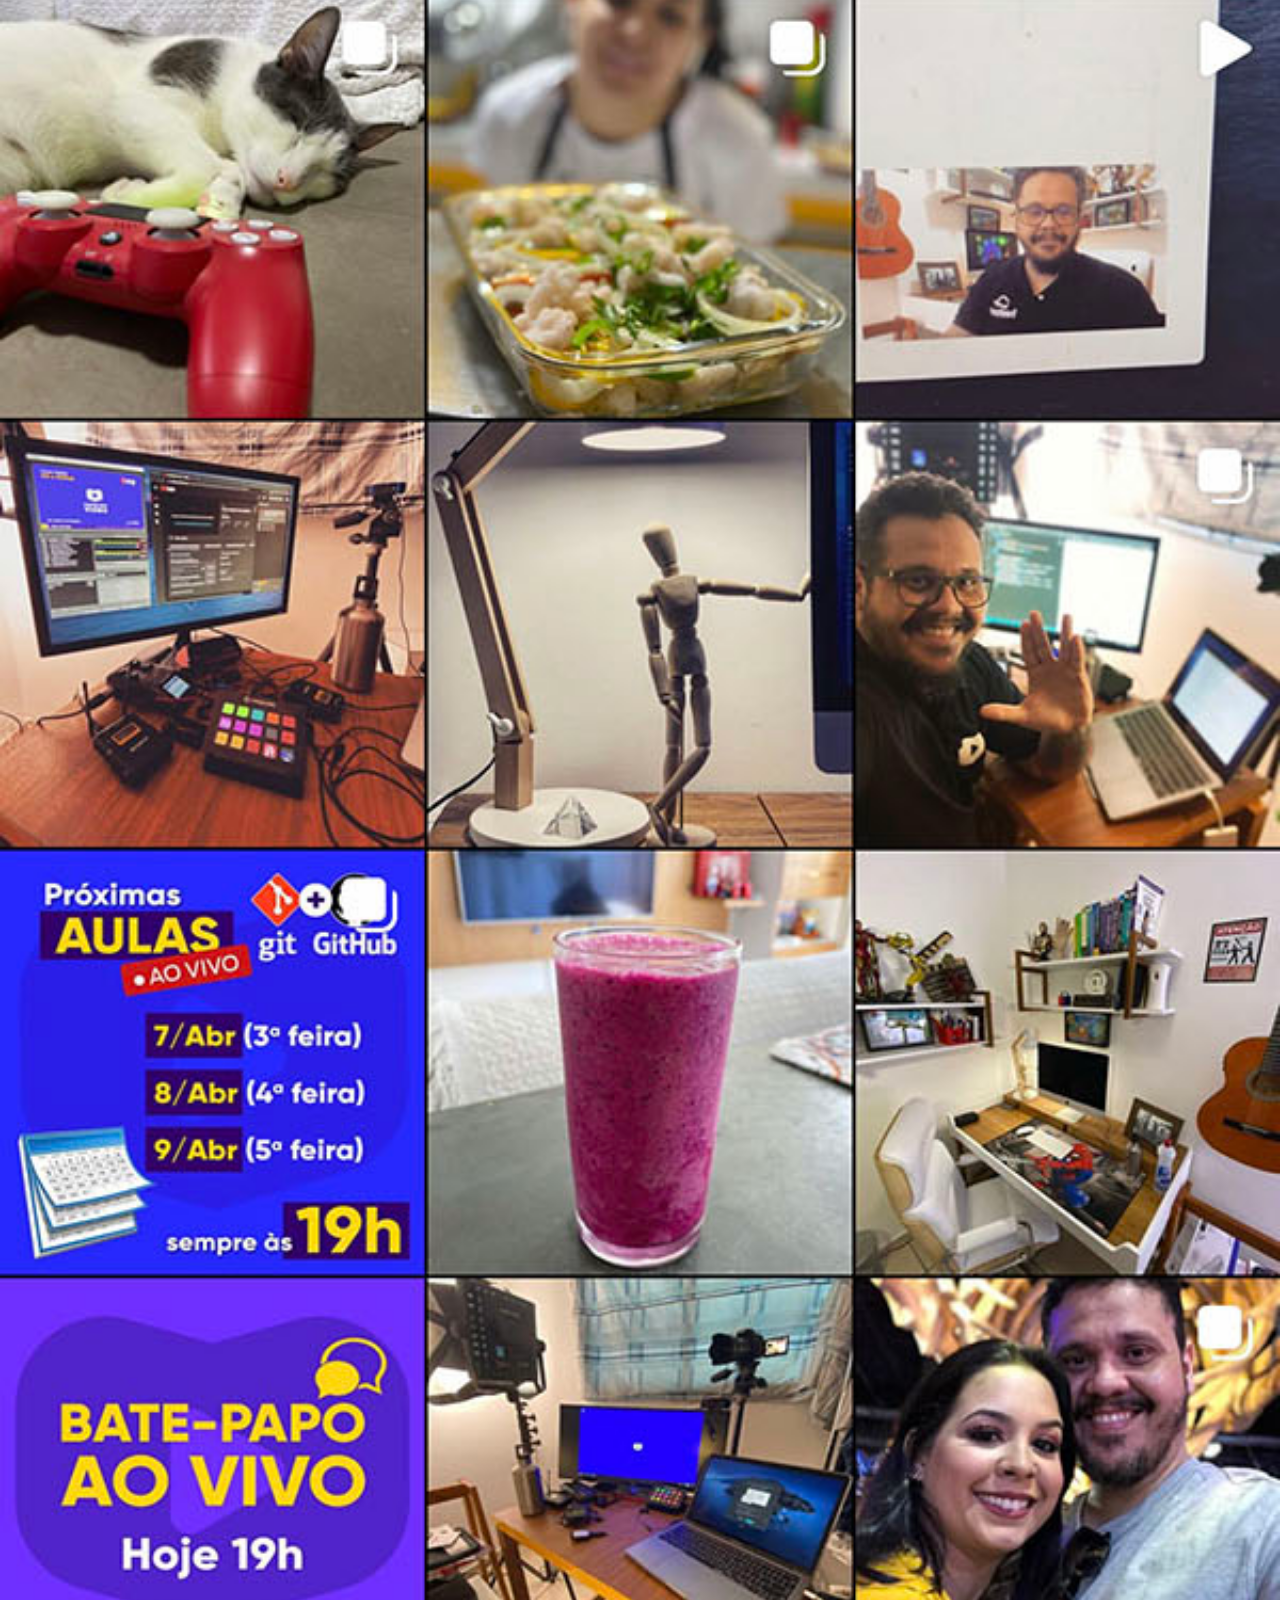
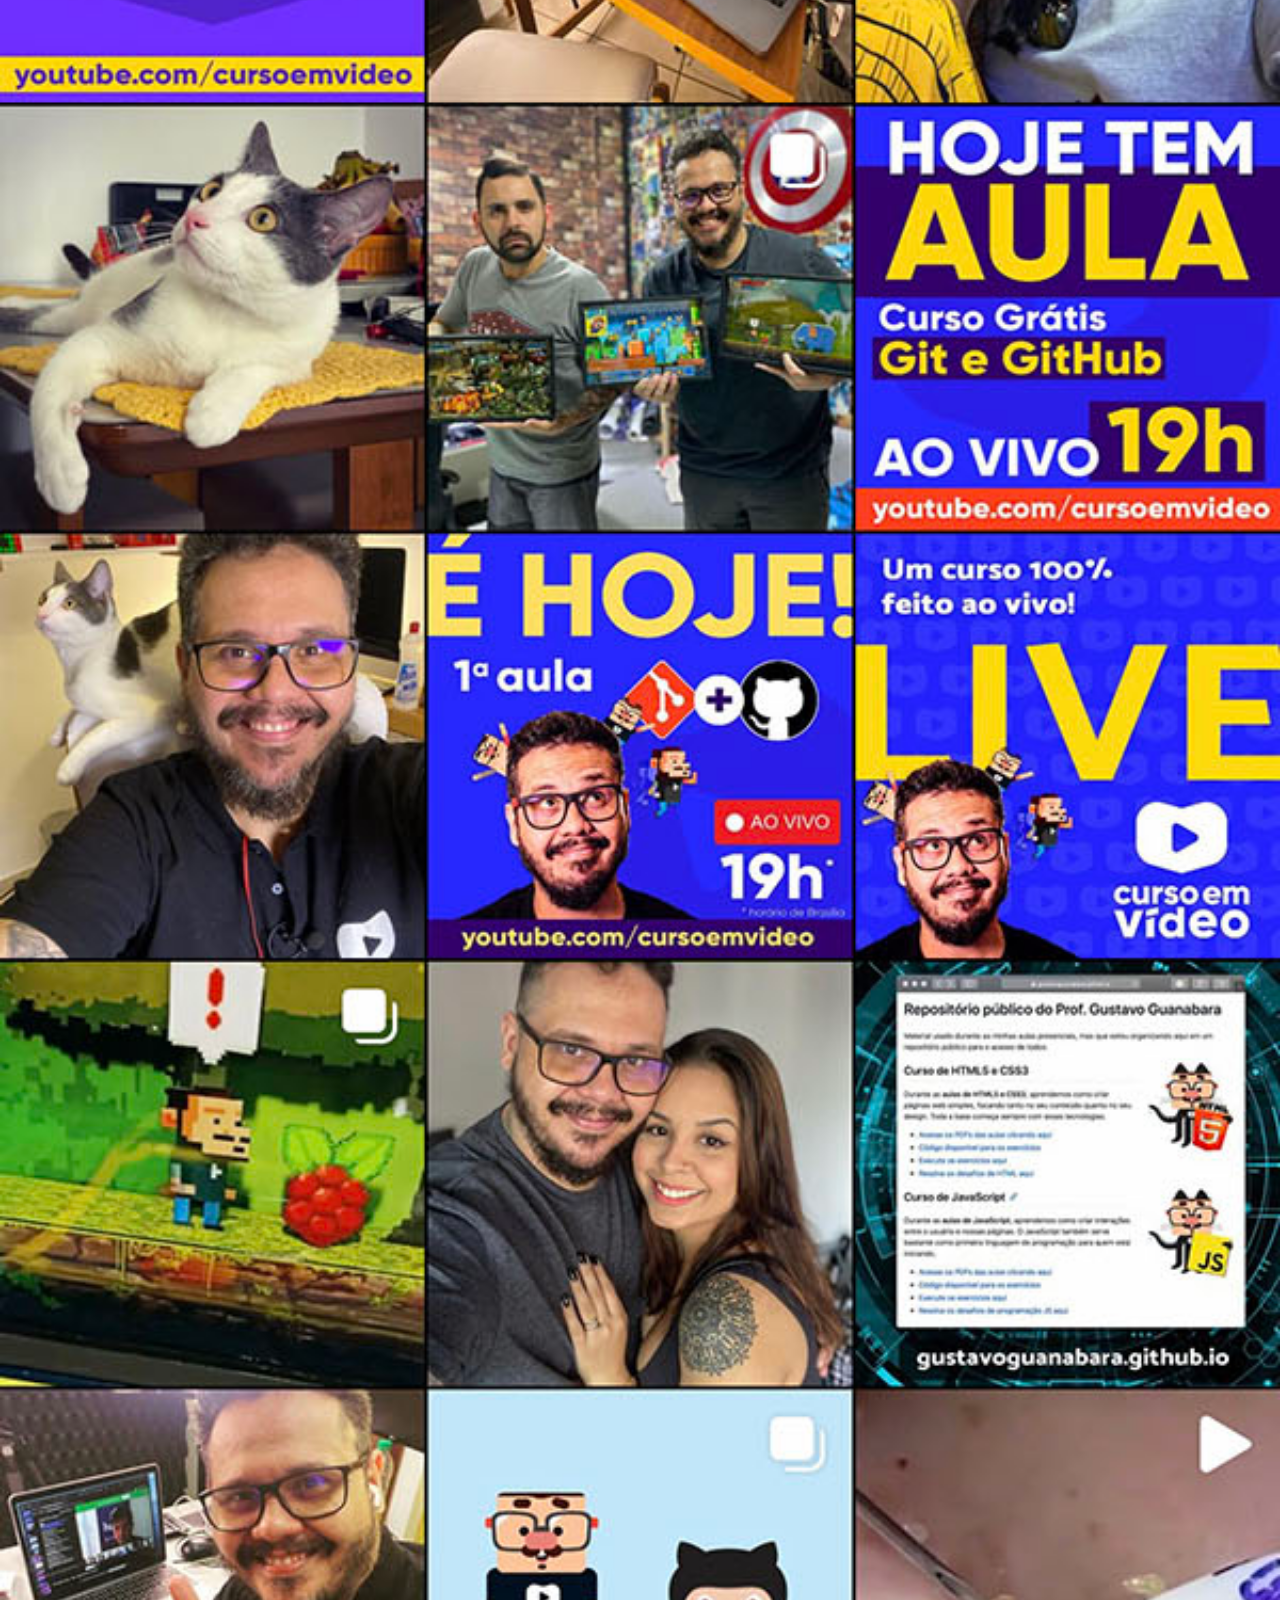
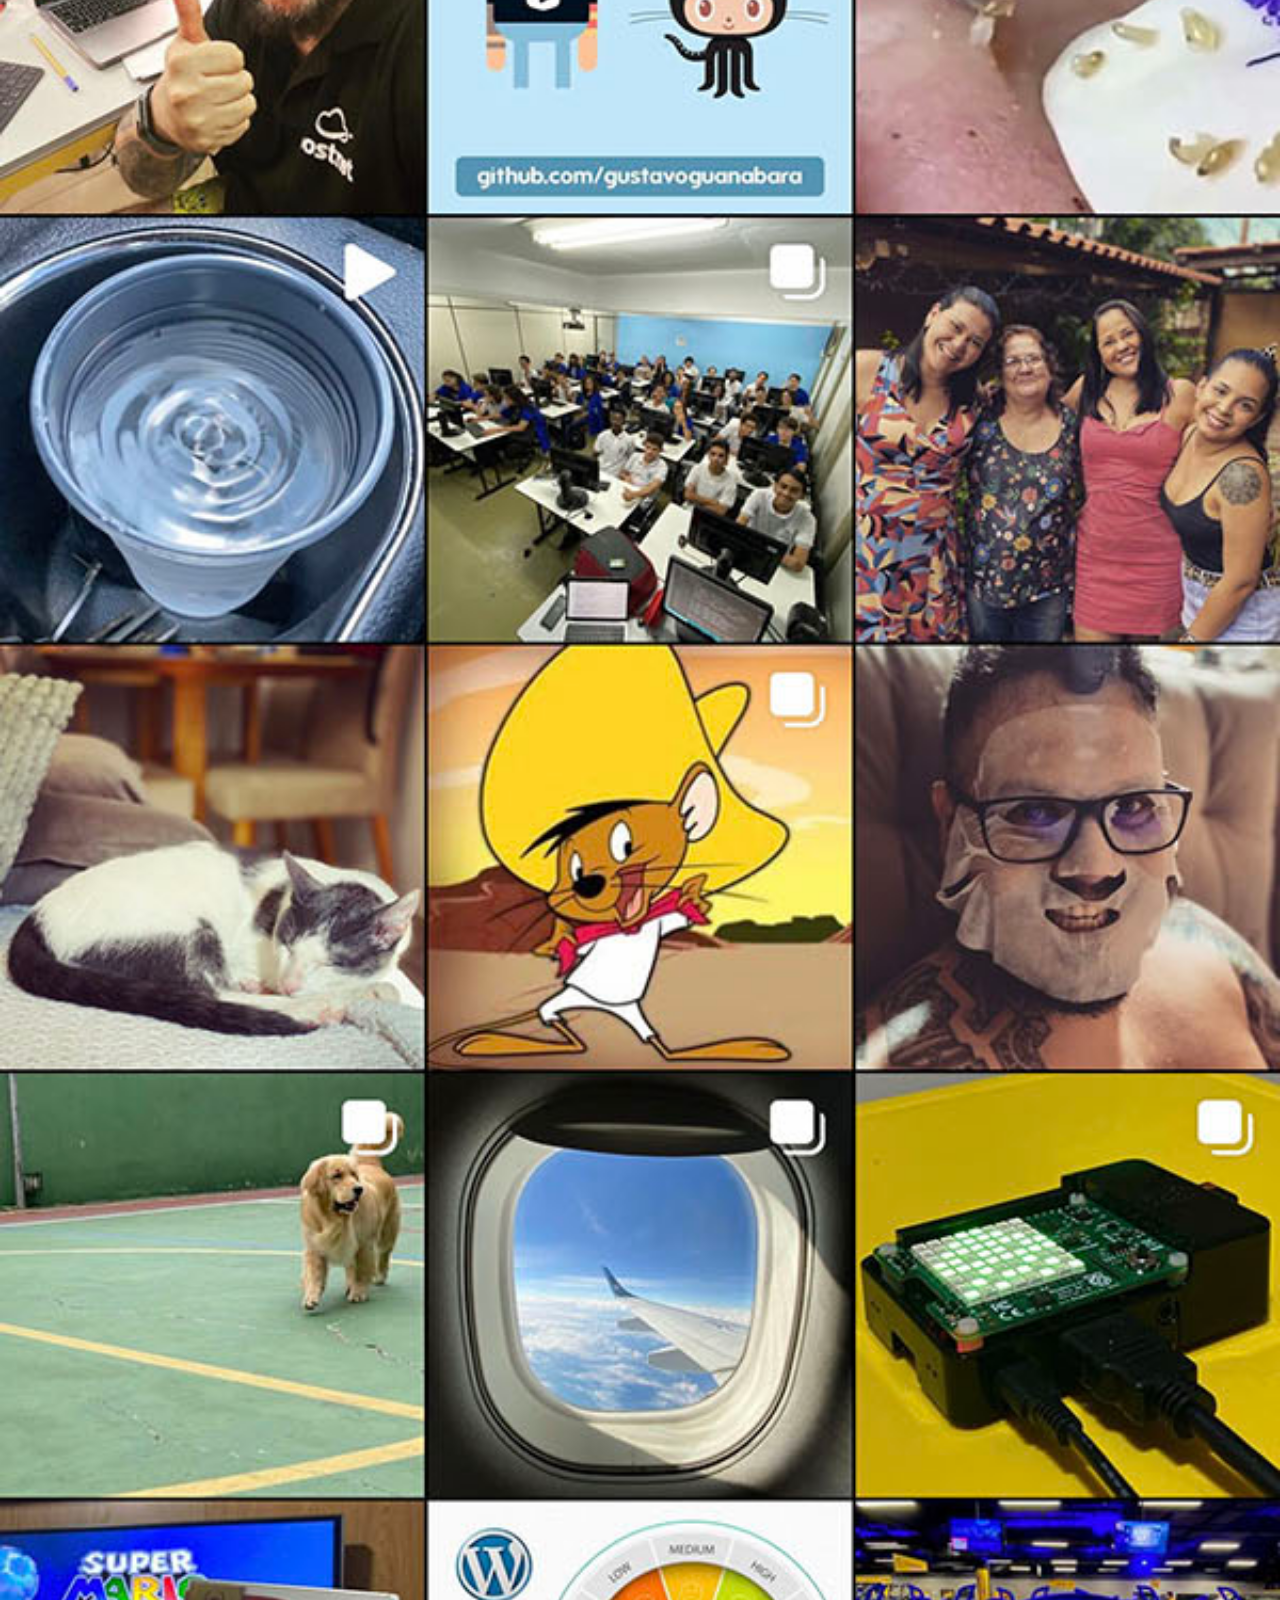
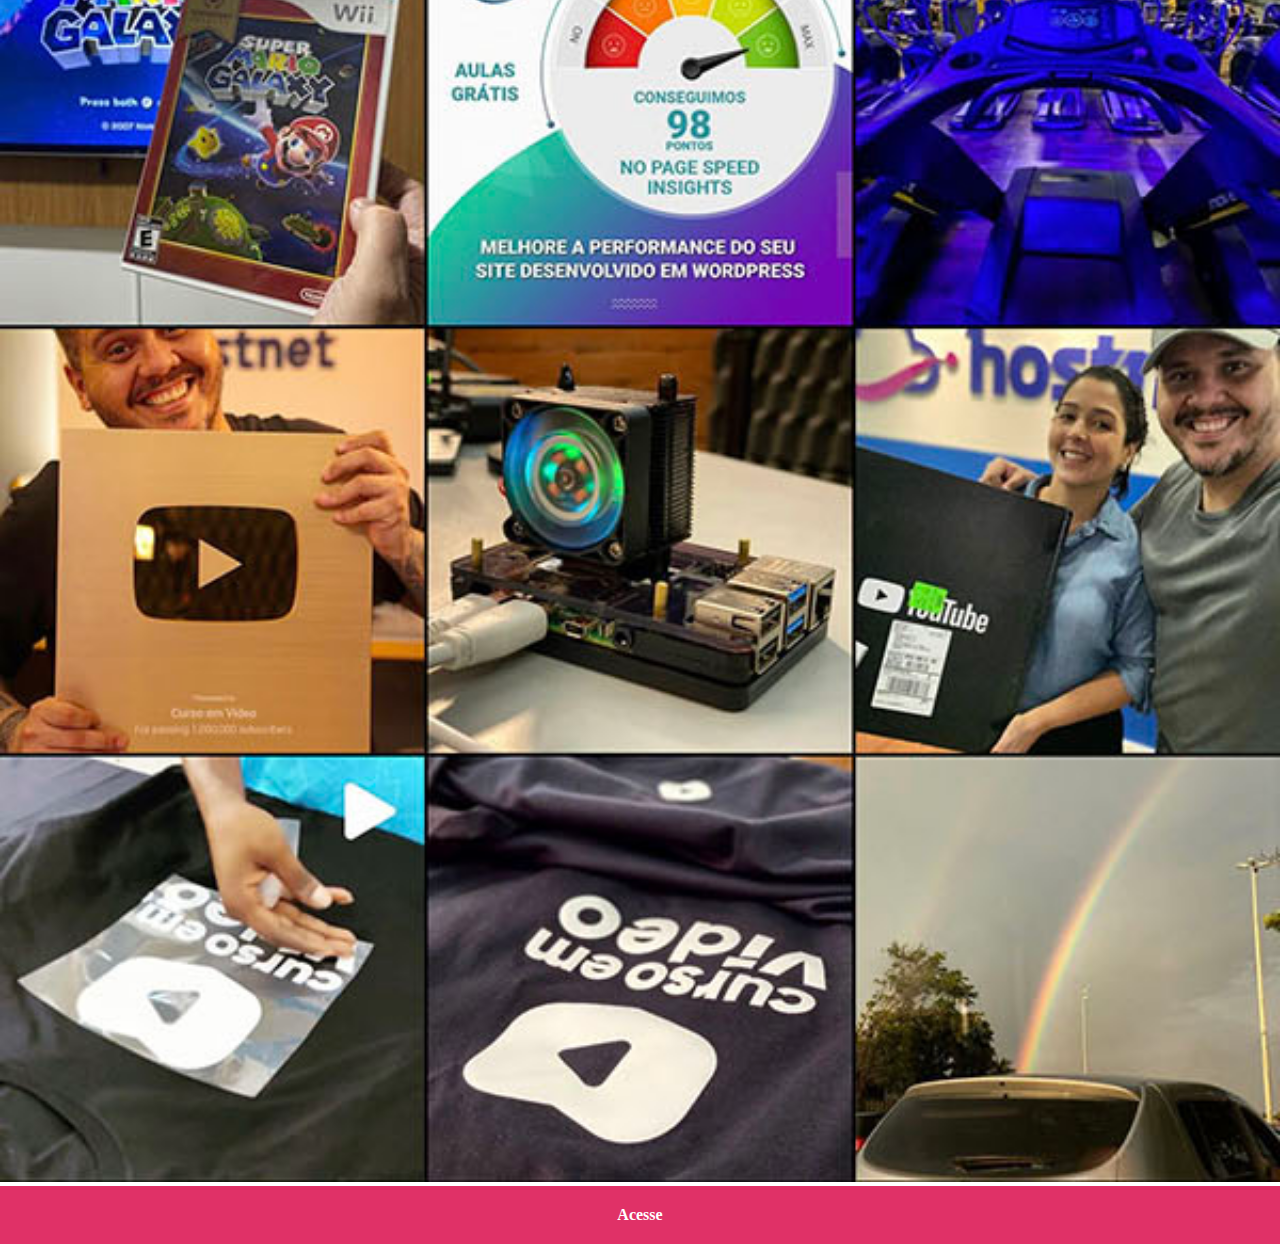
<file: instagram.html>
<!DOCTYPE html>
<html lang="pt-br">
<head>
    <meta charset="UTF-8">
    <meta name="viewport" content="width=device-width, initial-scale=1.0">
    <title>Instagram</title>
    <style>
        *{
            margin: 0px;
            padding: 0px;
        }
        ::-webkit-scrollbar{
            height: 0px;
            width: 0px;
        }
        img{
            width: 100vw;
        }
        a{
            display: block;
            background-color:#E03167;
            color: white;
            padding: 20px;
            text-align: center;
            text-decoration: none;
            font-weight: bolder;
        }
        a:hover{
            background-color: #df0c4e;
        }
    </style>
</head>
<body>
    <img src="imagens/tela-instagram.jpg" alt="Instagram">
    <a href="https://www.instagram.com/gustavoguanabara/" target="_blank">Acesse</a>
</body>
</html>
</file>
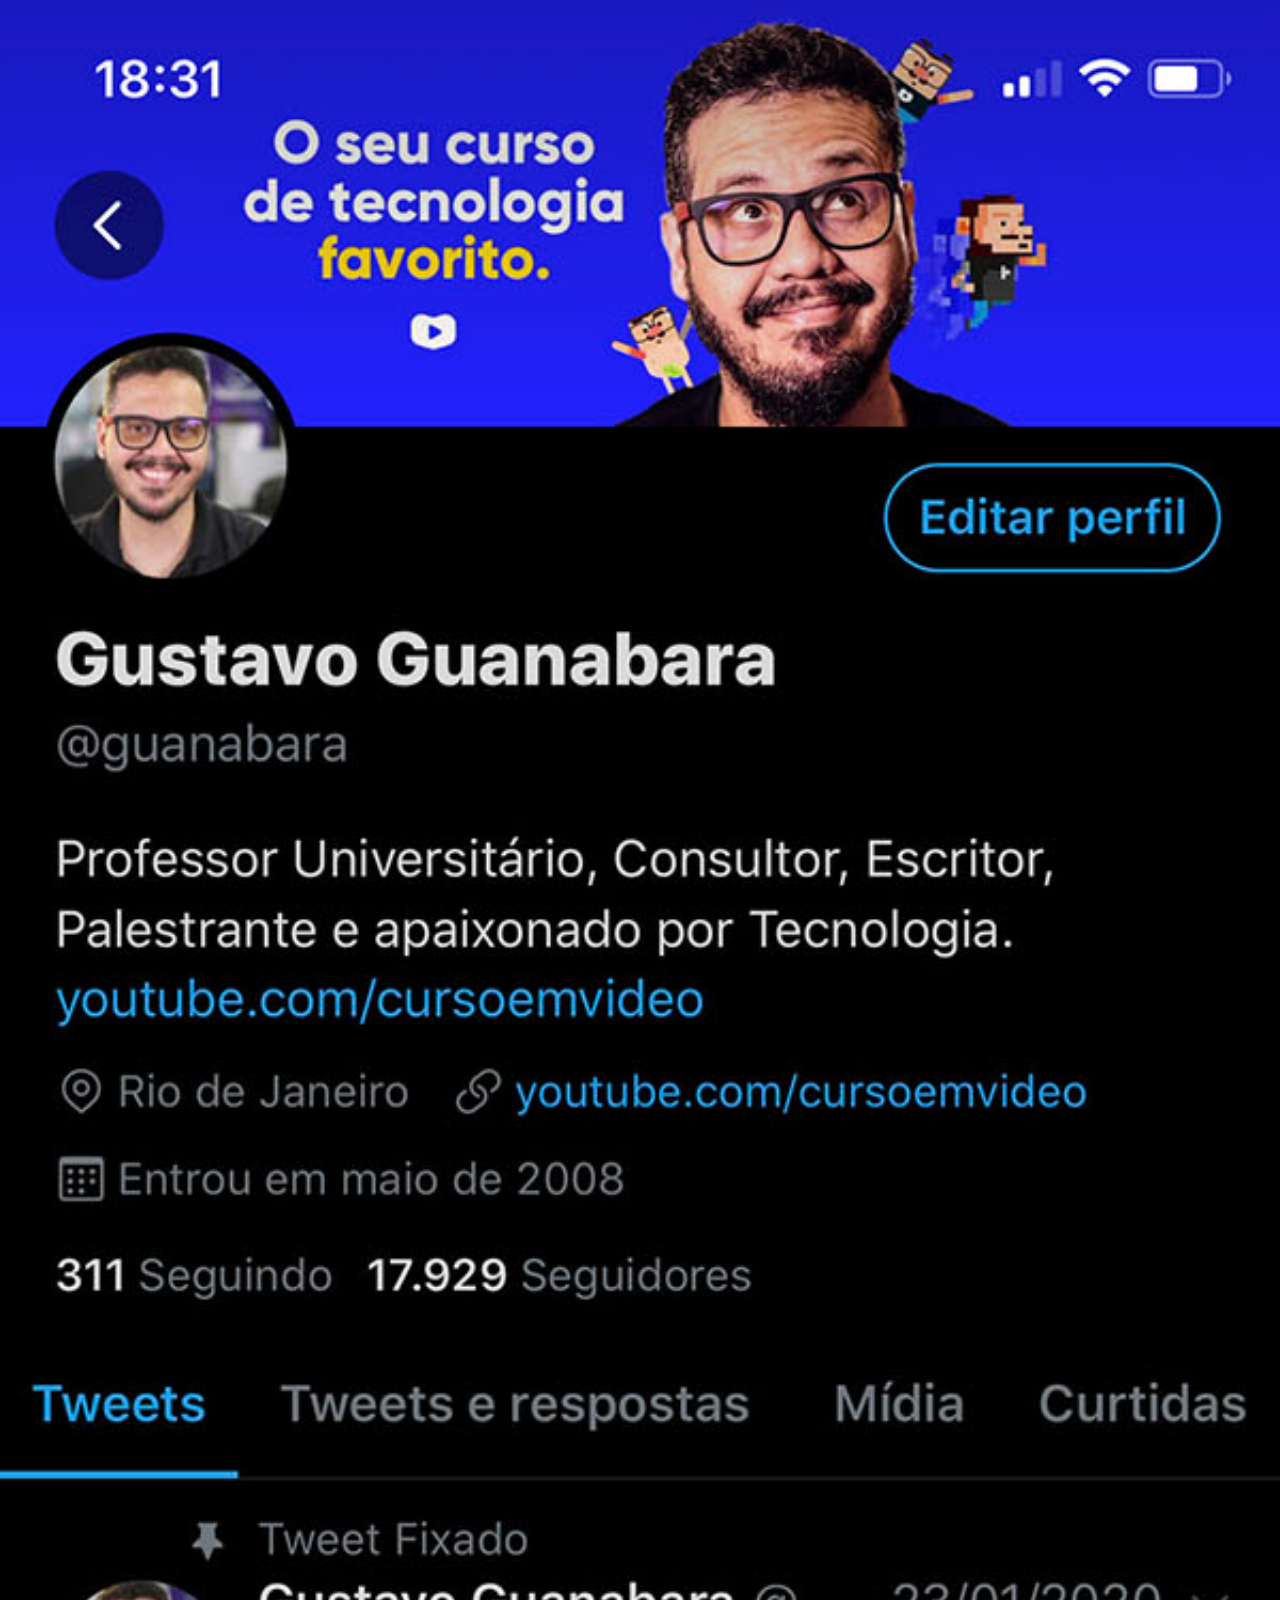
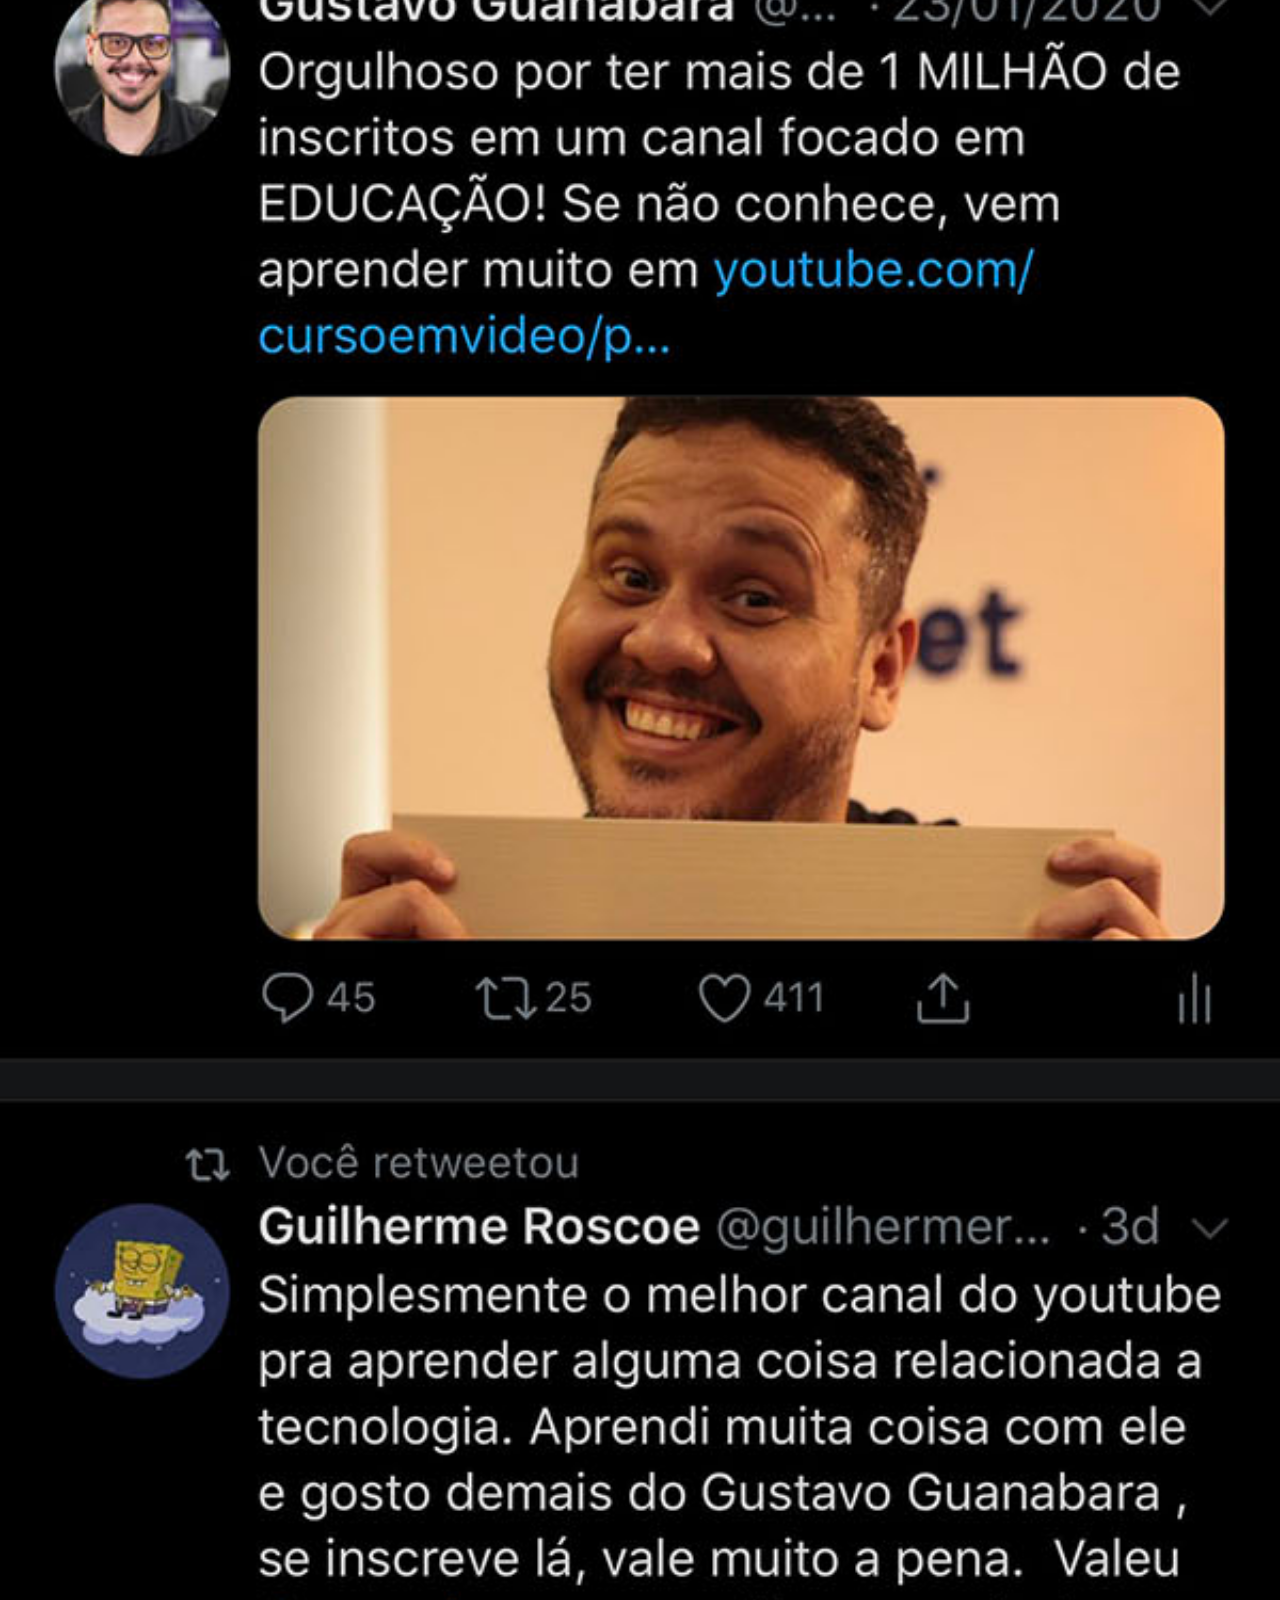
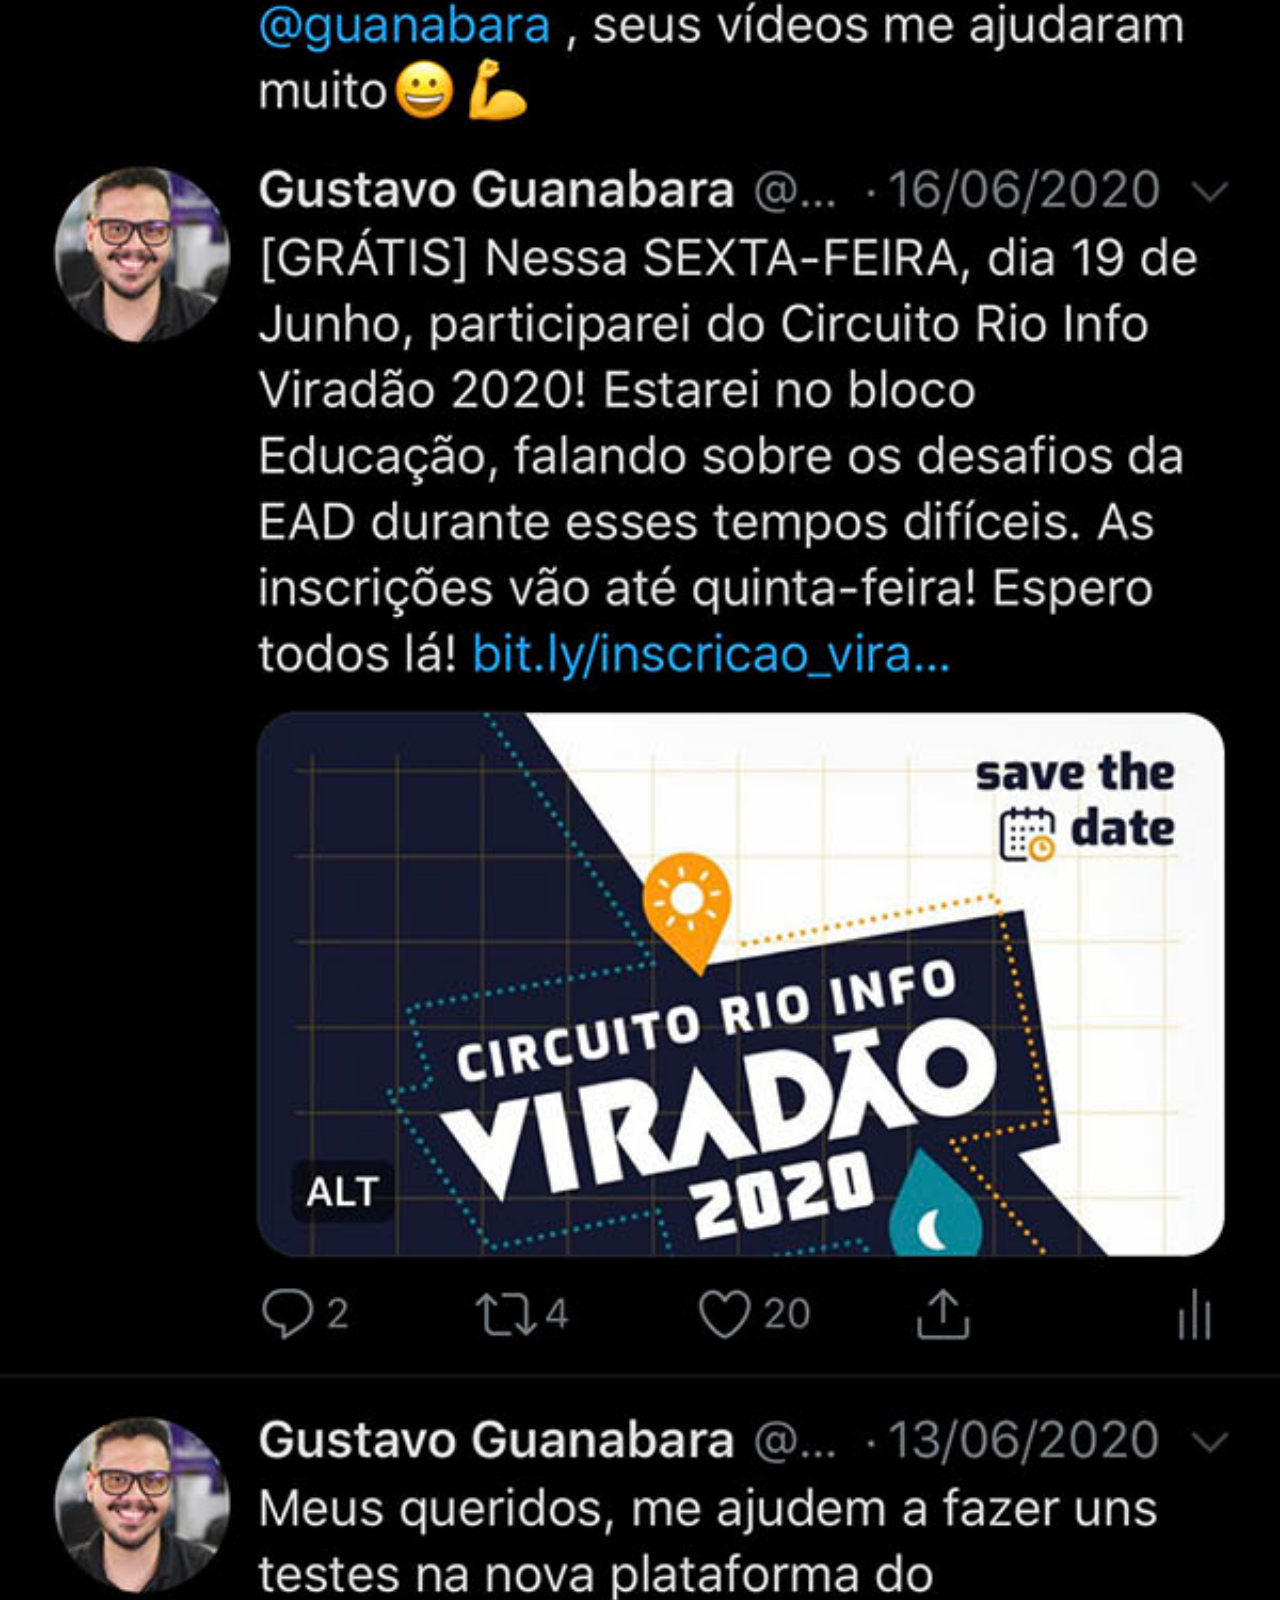
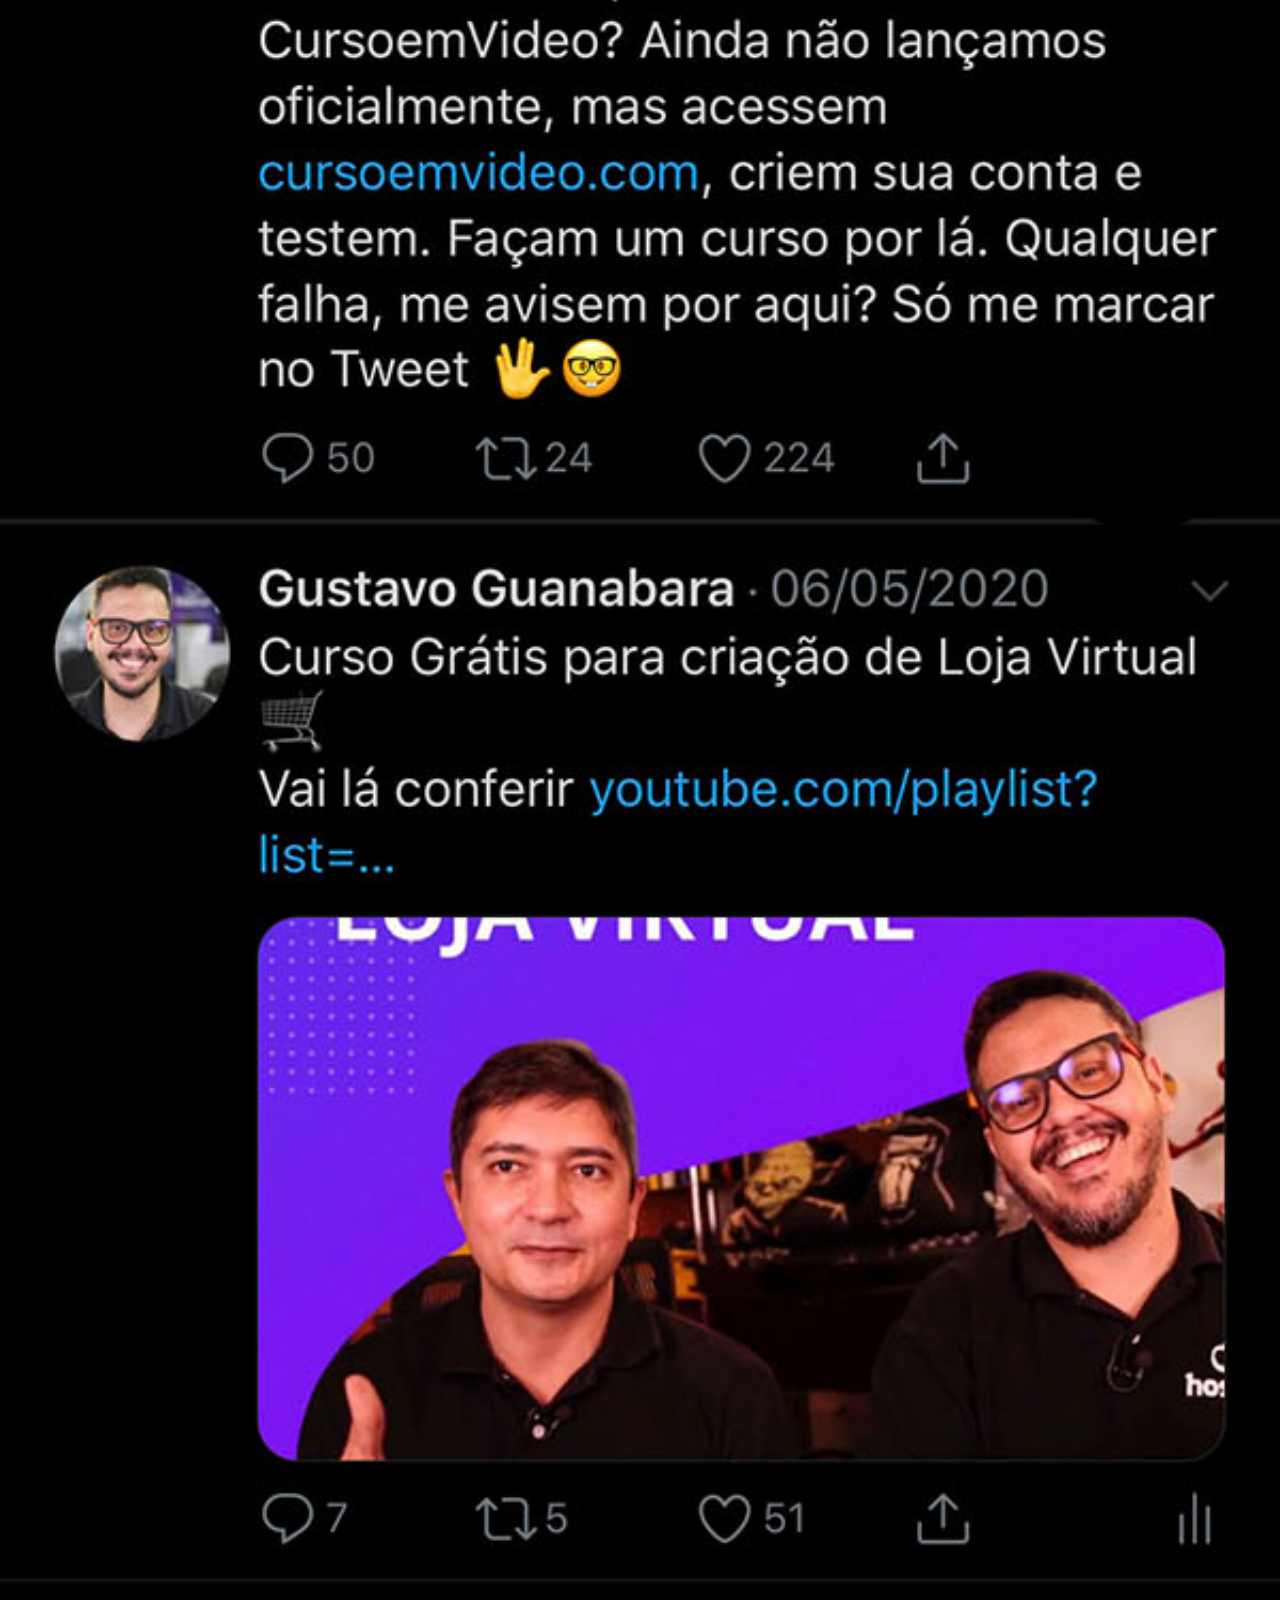
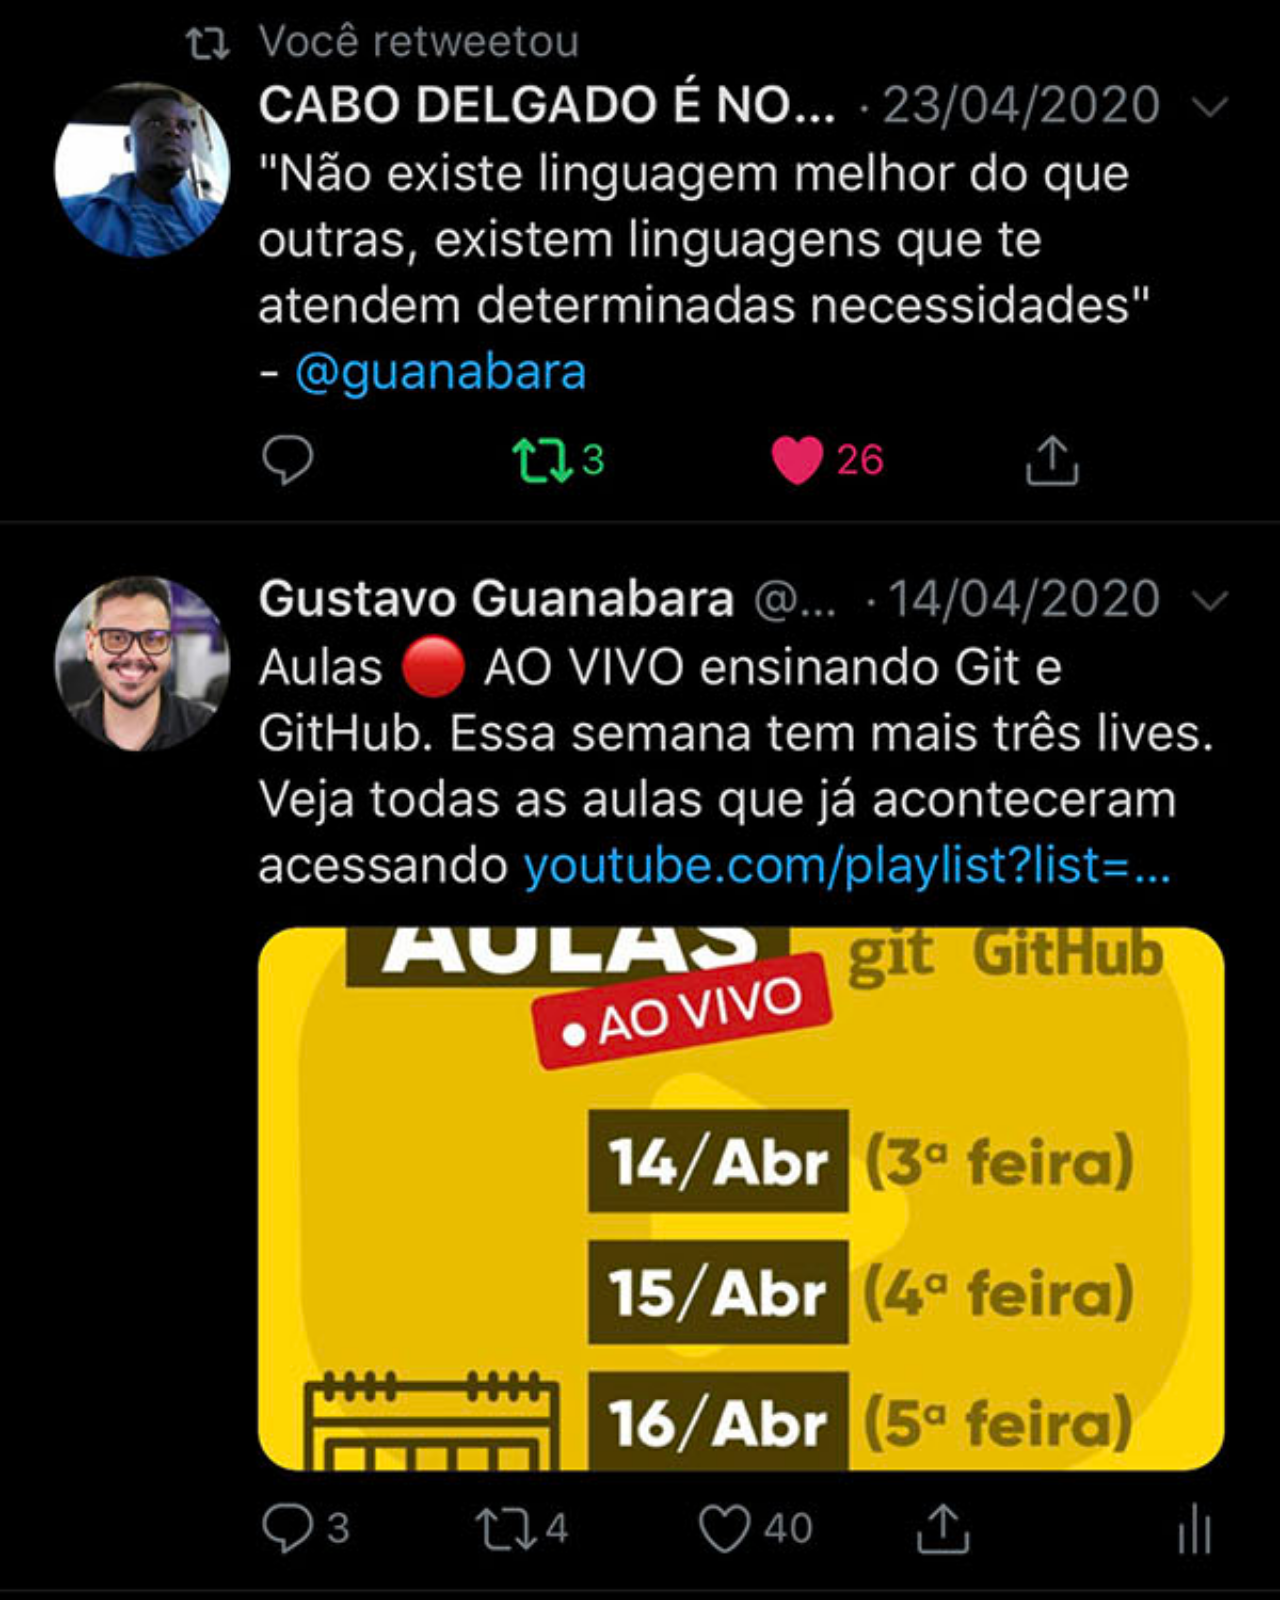
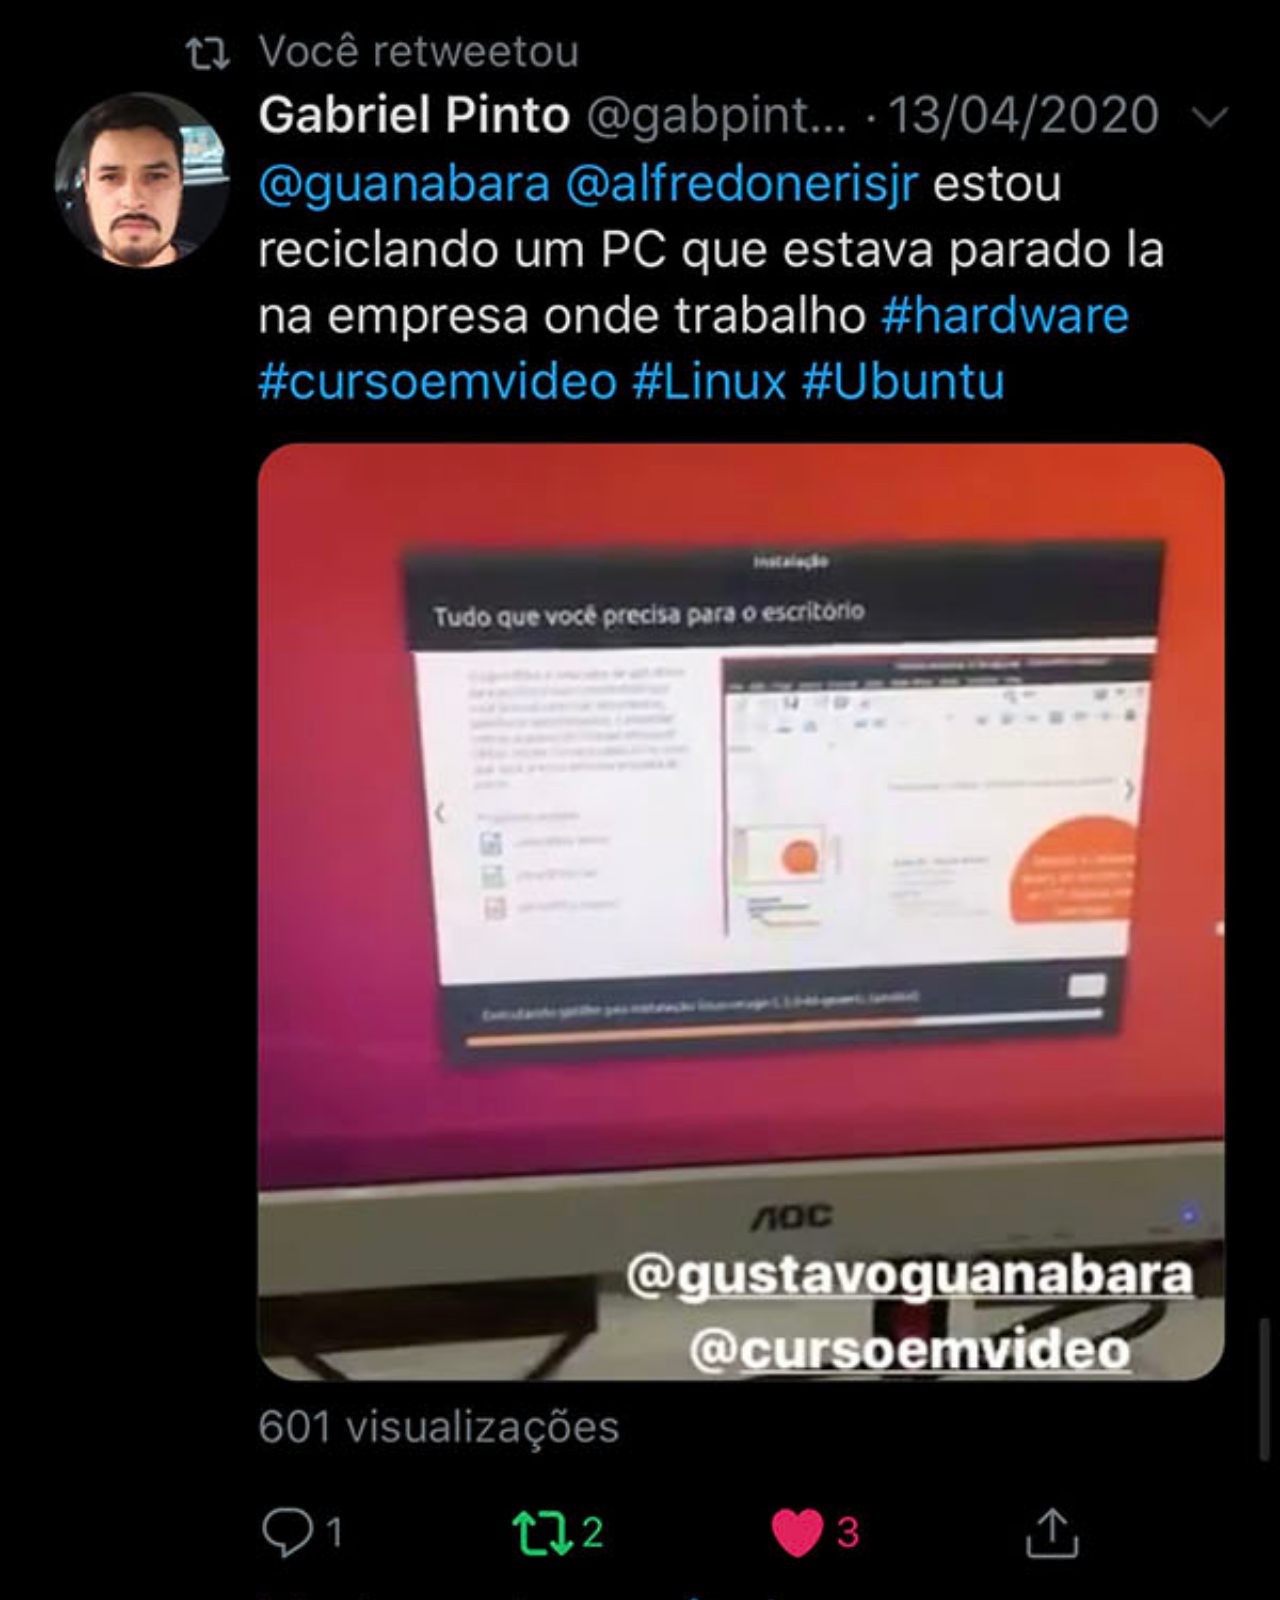
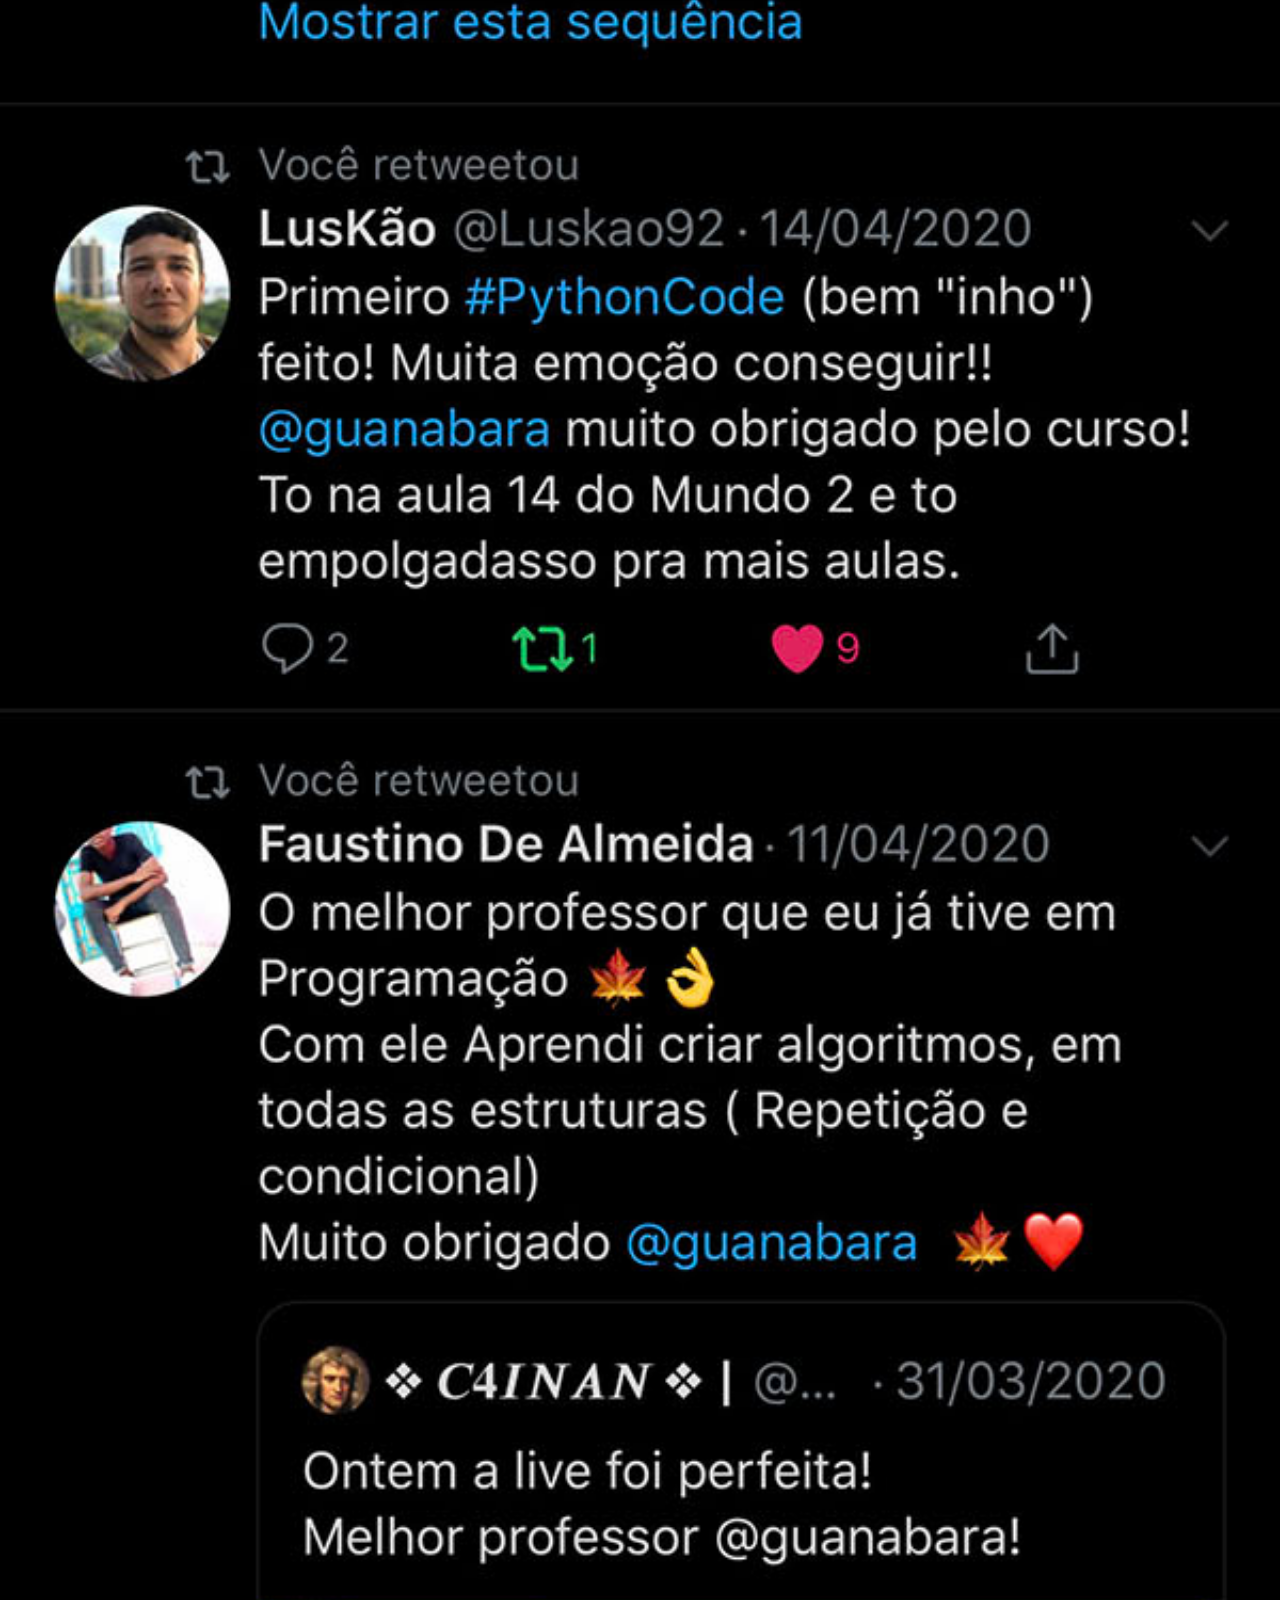
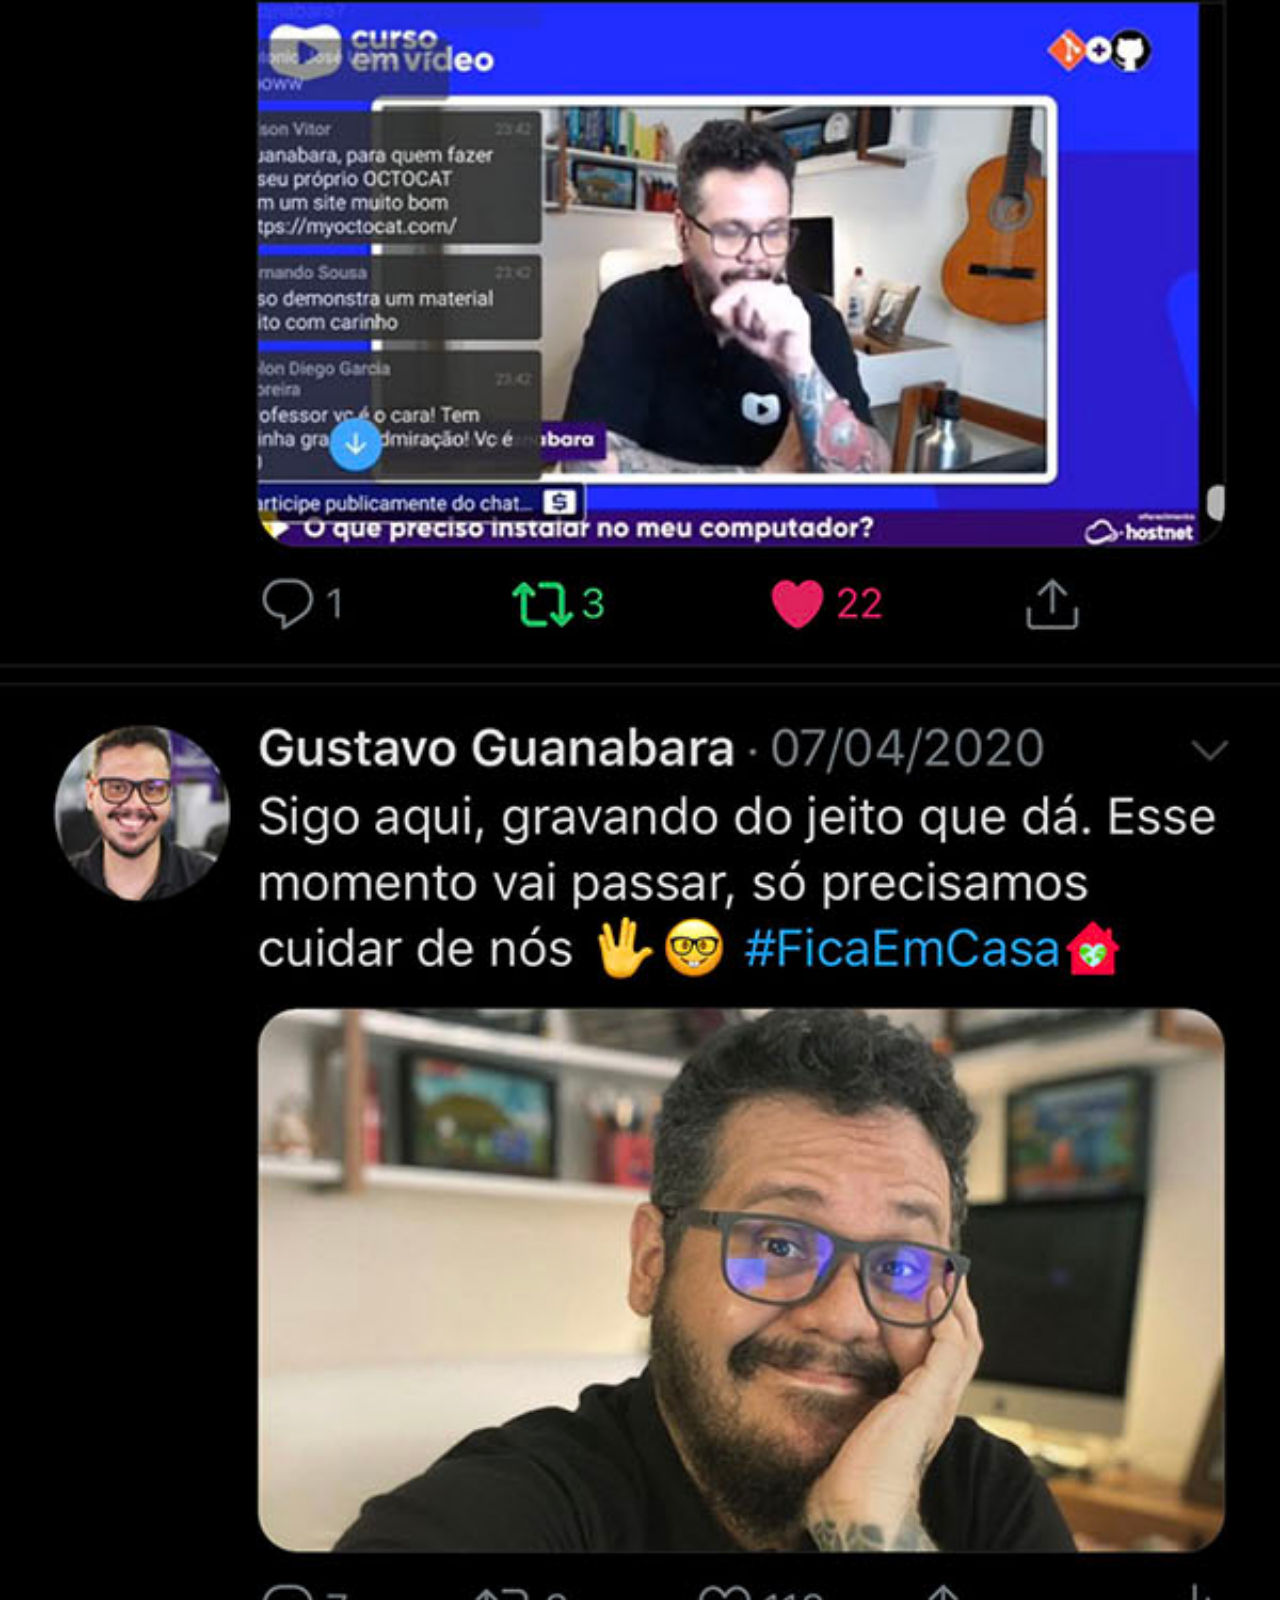
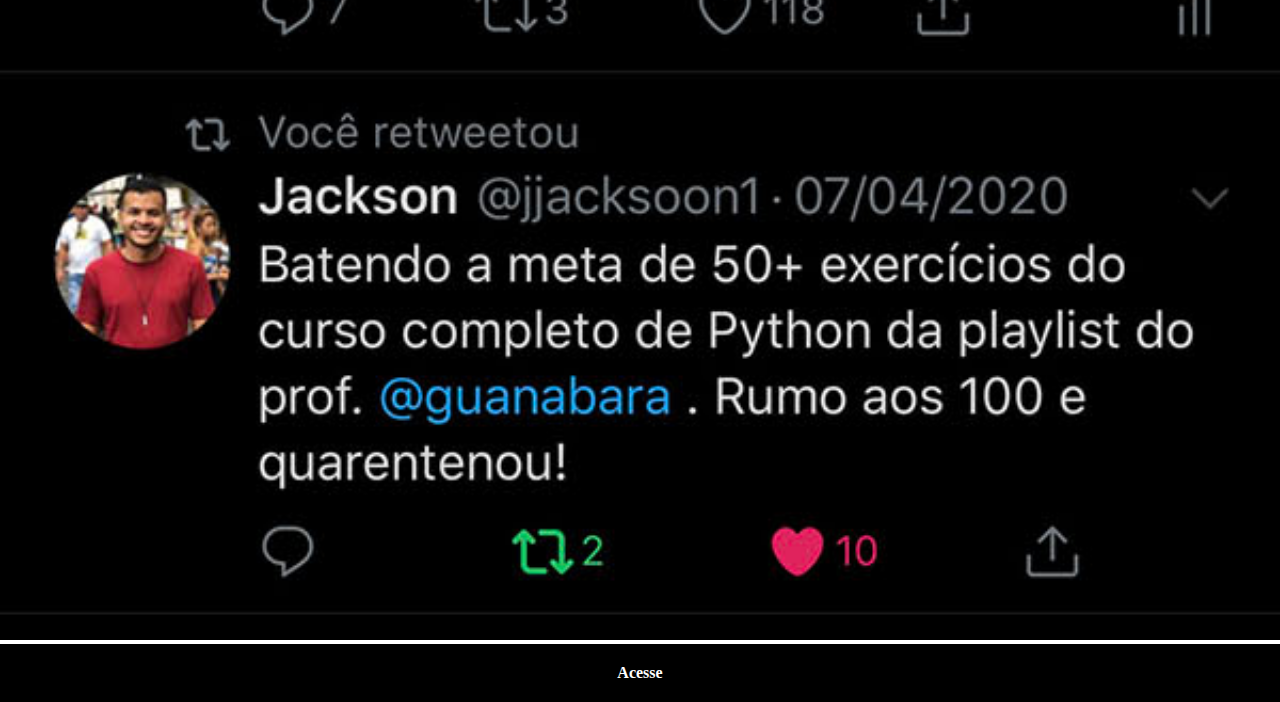
<file: X.html>
<!DOCTYPE html>
<html lang="pt-br">
<head>
    <meta charset="UTF-8">
    <meta name="viewport" content="width=device-width, initial-scale=1.0">
    <title>X</title>
    <style>
        *{
            margin: 0px;
            padding: 0px;
        }
        ::-webkit-scrollbar{
            height: 0px;
            width: 0px;
        }
        img{
            width: 100vw;
        }
        a{
            display: block;
            background-color:#000000 ;
            color: white;
            padding: 20px;
            text-align: center;
            text-decoration: none;
            font-weight: bolder;
        }
        a:hover{
            background-color: #252525;
        }
    </style>
</head>
<body>
    <img src="imagens/tela-twitter.jpg" alt="X">
    <a href="https://twitter.com/guanabara" target="_blank">Acesse</a>
</body>
</html>
</file>
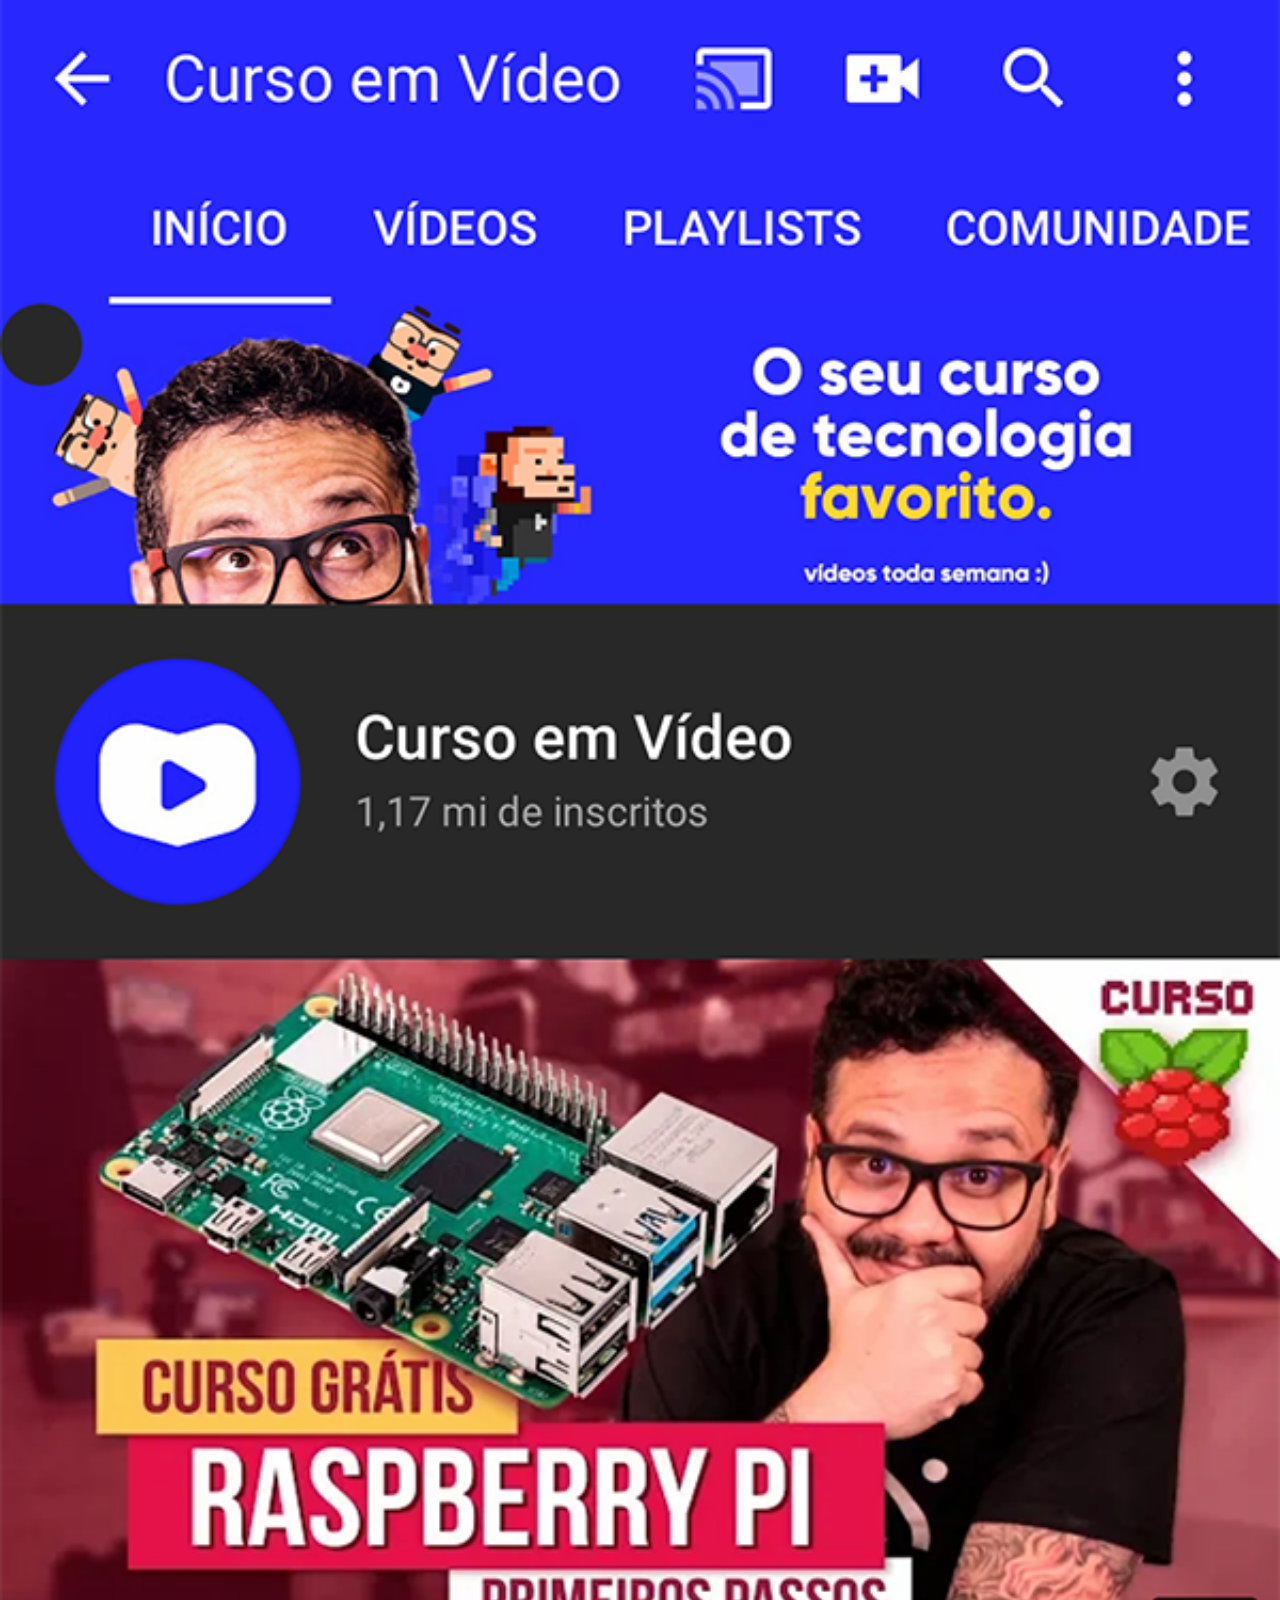
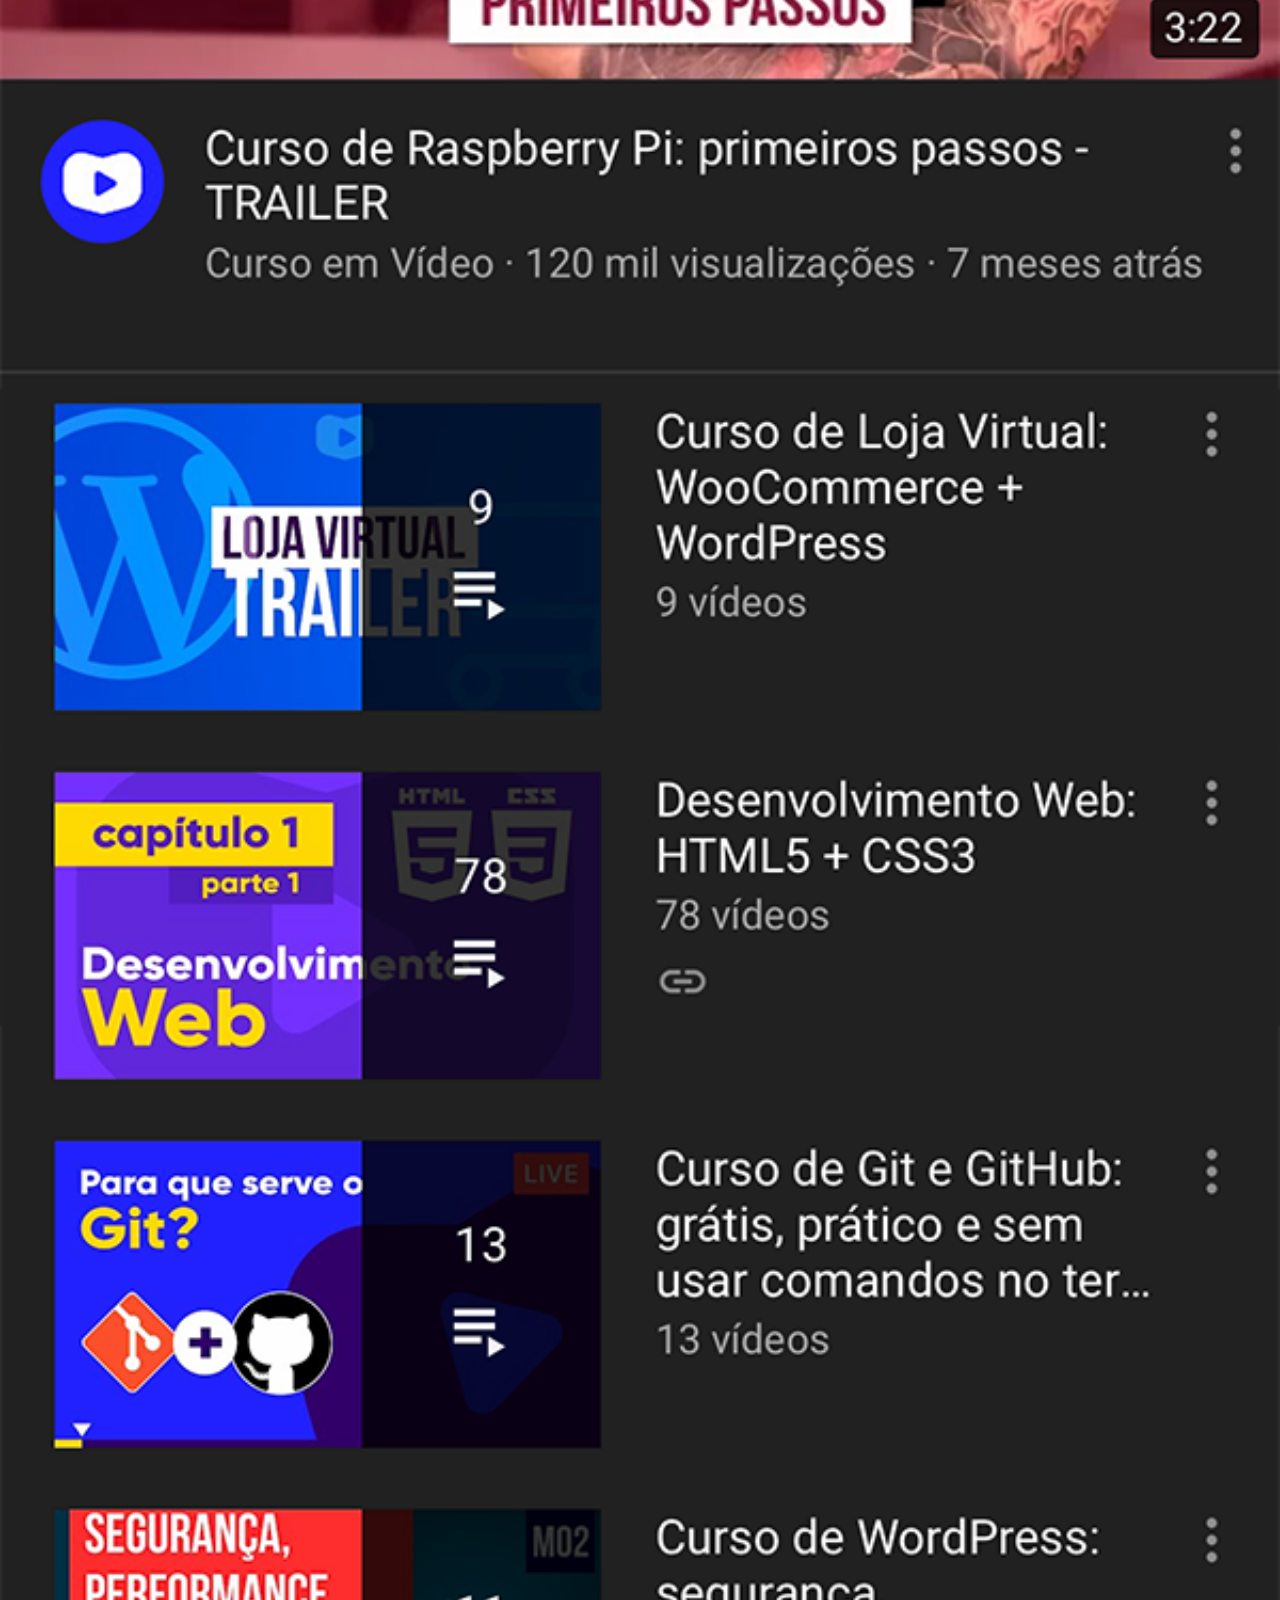
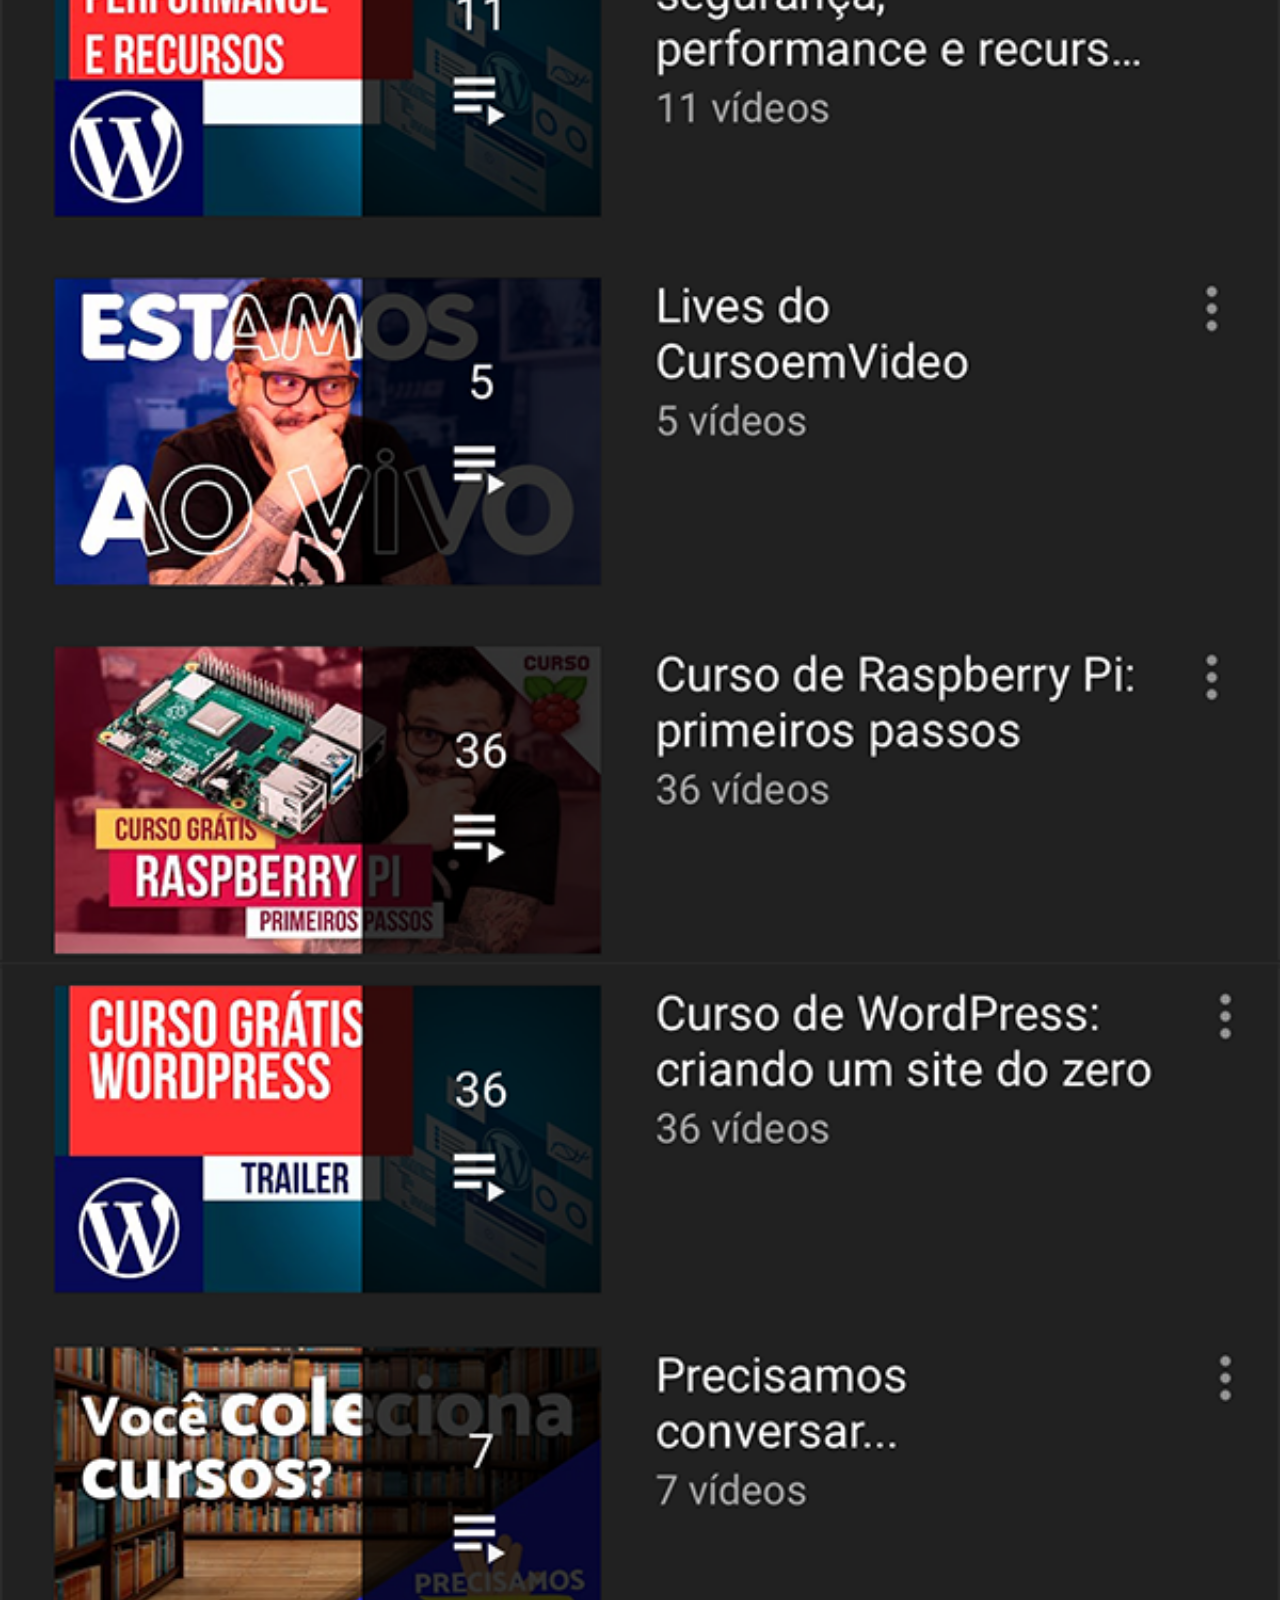
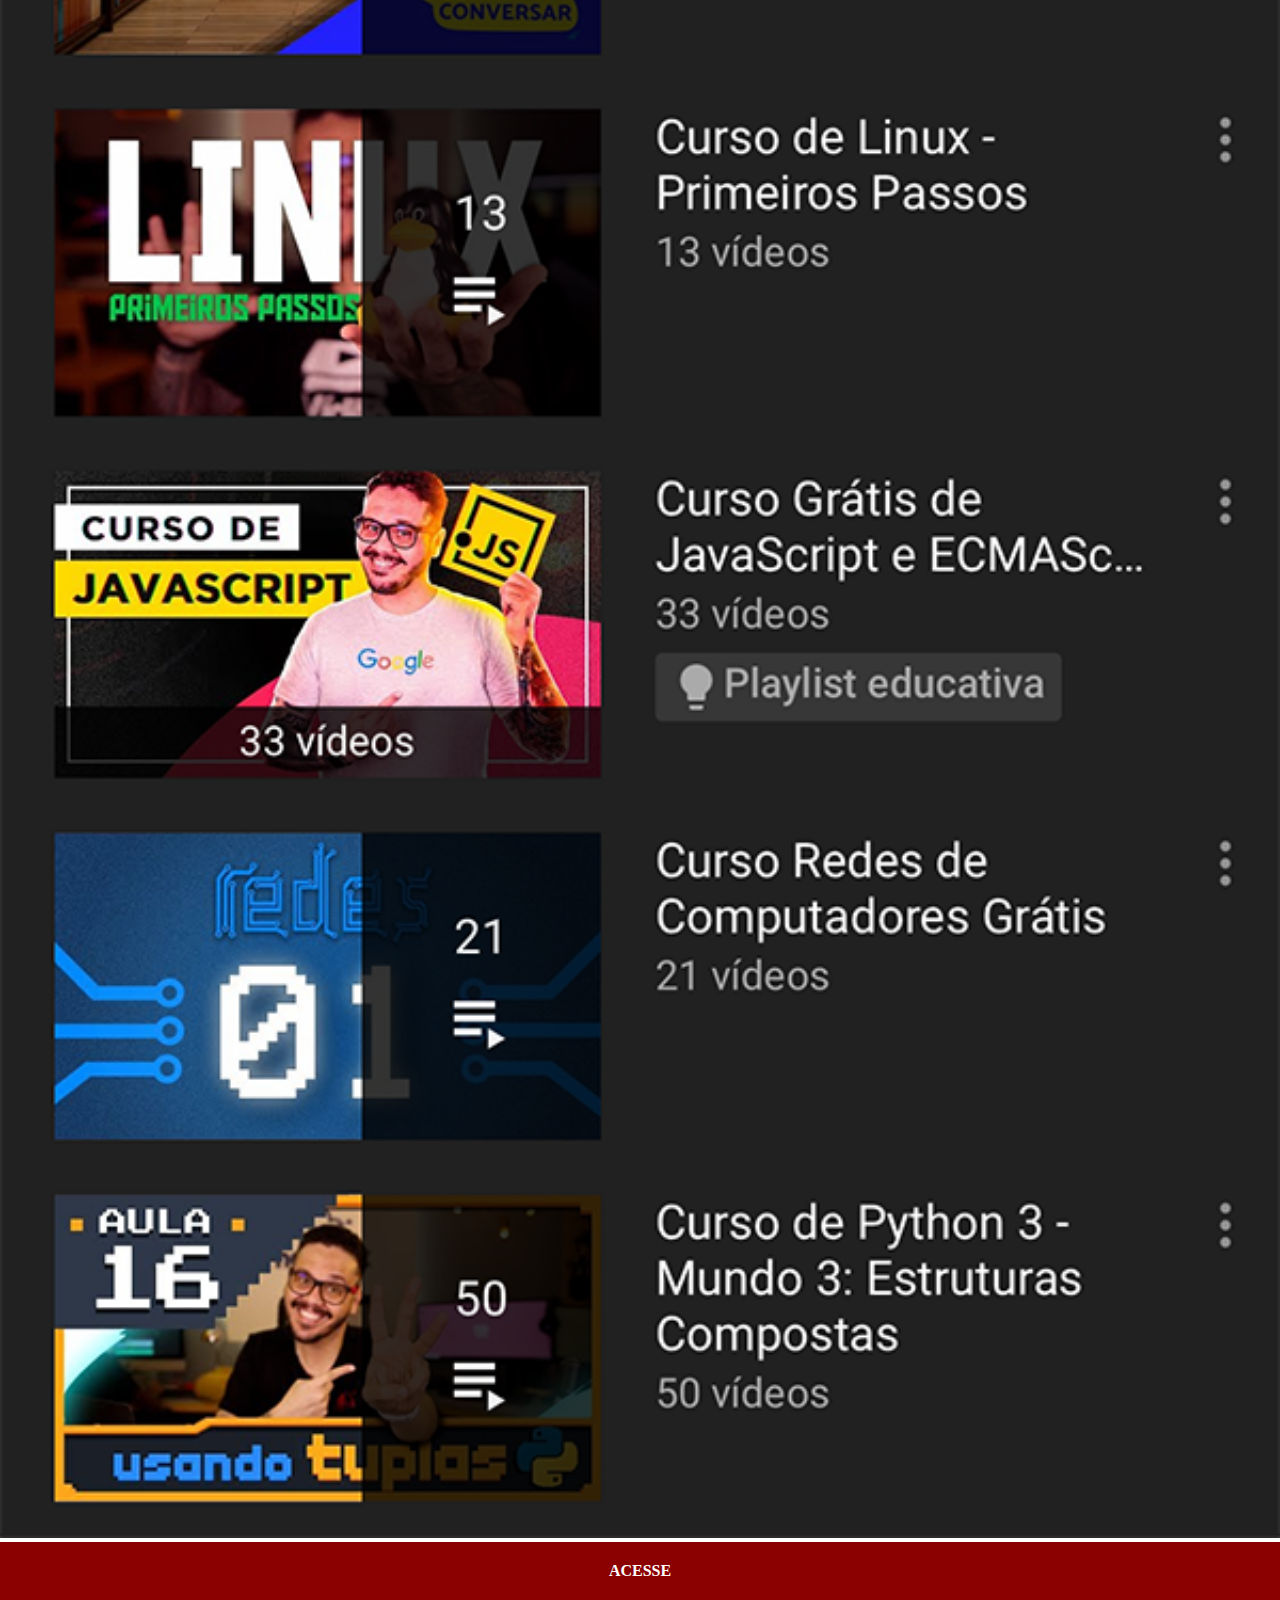
<file: youtube.html>
<!DOCTYPE html>
<html lang="pt-br">
<head>
    <meta charset="UTF-8">
    <meta name="viewport" content="width=device-width, initial-scale=1.0">
    <title>Youtube</title>
    <style>
        *{
            margin: 0px;
            padding: 0px;
        }
        img{
            width: 100vw;
        }
        ::-webkit-scrollbar{
            height: 0px;
            width: 0px;
        }
        a{
            display: block;
            background-color: darkred;
            padding: 20px;
            color: white;
            text-align: center;
            font-weight: bolder;
            text-decoration: none;
        }
        a:hover{
            background-color: red;
        }
    </style>
</head>
<body>
    <img src="imagens/tela-youtube.png" alt="Youtube">
    <a href="https://www.youtube.com/c/CursoemV%C3%ADdeo/playlists" target="_blank">ACESSE</a>
</body>
</html>
</file>
<file: estilos/style.css>
@charset "UTF-8";

*{
    margin: 0px;
    padding: 0px;
}
html, body{
    height: 100vh;
    width: 100vw;
    background-color: black;
}
body{
    background-image: url(../imagens/fundo-madeira.jpg);
    background-repeat: no-repeat;
    background-size: cover;
    background-position: top center;
    background-attachment: fixed;
}
main{
    height: 100vh;
    position: relative;

}
section#phone{
    position: absolute;
    top: 50%;
    left: 55%;
    transform: translate(-45%, -50%);
    

    height: 635px;
    width: 500px;
    background-image: url(../imagens/frame-iphone.png);
    background-repeat: no-repeat;

}
section#social > a > img{
    width: 50px;
    margin: 10px;
    border-radius: 50%;
    box-shadow: 2px 2px 5px rgba(0, 0, 0, 0.397);
}
section#social{
    text-align: right;
}
section#social > a > img:hover{
    border: 2px solid rgba(255, 255, 255, 0.623);
    box-sizing: border-box;
    transform: translate(-5px, -3px);
    box-shadow: 5px 5px 10px rgba(0, 0, 0, 0.514);
    transition: transform 0.2s, border 0.3s;
}
iframe{
    position: relative;
    top: 12.5%;
    left: 4%;

    height:472px;
    width: 270px;
}
</file>
